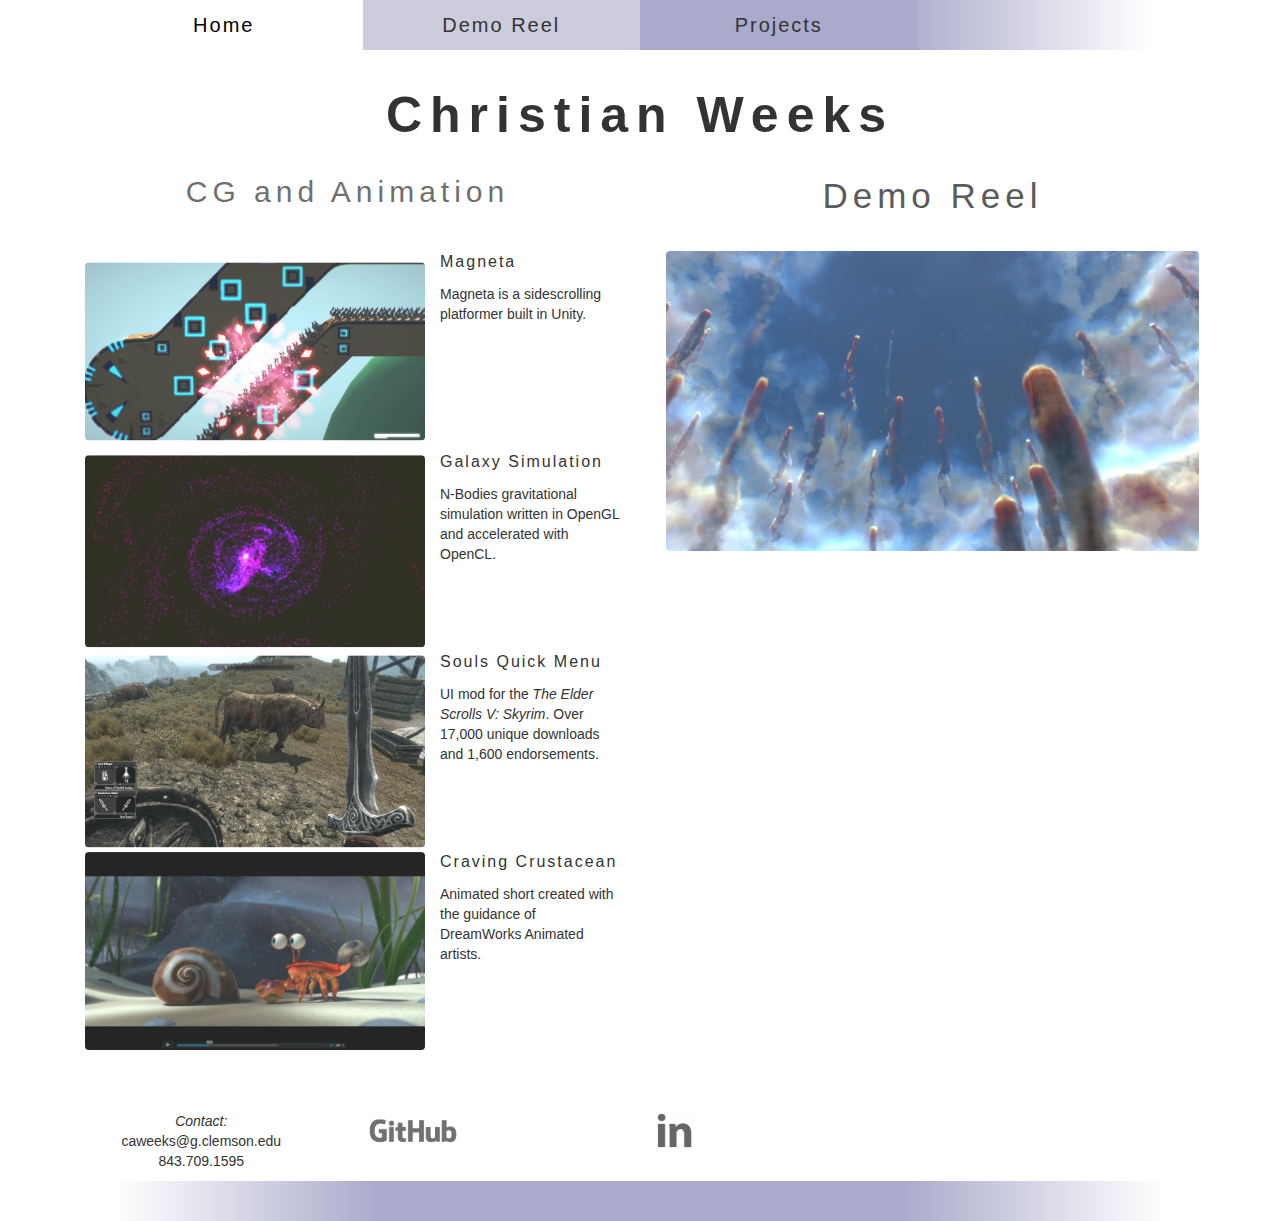
<file: index.html>
<!DOCTYPE html>
<!--[if lt IE 7]>      <html class="no-js lt-ie9 lt-ie8 lt-ie7"> <![endif]-->
<!--[if IE 7]>         <html class="no-js lt-ie9 lt-ie8"> <![endif]-->
<!--[if IE 8]>         <html class="no-js lt-ie9"> <![endif]-->
<!--[if gt IE 8]><!--> <html class="no-js"> <!--<![endif]-->
    <head>
        <meta charset="utf-8">
        <meta http-equiv="X-UA-Compatible" content="IE=edge">
        <title>Christian Weeks</title>
        <meta name="description" content="">
        <meta name="viewport" content="width=device-width, initial-scale=1">

        <!-- Place favicon.ico and apple-touch-icon.png in the root directory -->

        <link rel="stylesheet" href="css/normalize.css">
        <link rel="stylesheet" href="css/main.css">
		<link rel="stylesheet" href="css/bootstrap.min.css">
		<script src="js/vendor/jquery-1.10.2.min.js"></script>
        <script src="js/vendor/modernizr-2.6.2.min.js"></script>
		<script src="js/bootstrap.min.js"></script>
    </head>
    <body id="bootstrapOverride">
        <!--[if lt IE 7]>
            <p class="browsehappy">You are using an <strong>outdated</strong> browser. Please <a href="http://browsehappy.com/">upgrade your browser</a> to improve your experience.</p>
        <![endif]-->

        <!-- Add your site or application content here -->
		<!-- Primary Title -->
		<div class="container-fluid">
			<div class=" repeatBorder" role="navigation">
			  <div class="container">
			    <div class="navbar-collapse collapse">
			      <ul class="headerWidth nav navbar-nav navFont">
					<li class="navWidth active darkActive"><a href="index.html" style="color:black">Home</a></li>
					<li class="navWidth navFont steel2"><a href="demoReel.html"class="navFont">Demo Reel</a></li>
					<li class="navWidth navFont steel1"><a href="code.html" class="navFont">Projects</a></li>
			      </ul>
			    </div>
			  </div>
			</div>
		</div>

		<div class="container" style="margin-top: 10px; margin-bottom: 20px">
			<div align="center" class="mainTitle">
				Christian Weeks
			</div>
			<div class="row">
	<!--			<p> <span class="aboutFont">I'm a graduate student in Clemson University's Digital Production Arts MFA program.  I graduated <span class="fontBlue highlight">cum laude</span> from Clemson University in 2014 with a degree in <span class="fontRed highlight">computer science</span> and minor in <span class="fontGreen highlight">visual arts</span>.  I'm passionate about anything that combines the arts and the sciences and have built my portfolio around <span class="fontBlue highlight">visualization</span>, <span class="fontYellow"> visual art </span>, and <span class="fontRed highlight">computer graphics</span>.  Click on any of the images below to view some of my projects or my <a href="demoReel.html"><span class="fontGreen highlight">Demo Reel</span></a>.</span></p>	
	--!>		</div>
			<div class="row">
				<div class="col-lg-6 sectionTitle" align="center">
					<a href="code.html">CG and Animation</a>
				</div>
				<div class="col-lg-6 demoReelTitle" align="center">
					<a href="demoReel.html">Demo Reel</a>
				</div>
			</div>
			<div class="row">
				<div class="col-md-12">
					<!-- Grid to display images -->
					<div class="row" style="height: 800px">
						<div class="col-md-6 displayRow" >
							<div class="col-md-8">
								<a href="code.html#magneta">
									<div class="displayCell ">	
										<img src="images/pic5.PNG" class="displayImg"/>
									</div>
								</a>
								<a href="code.html#galaxy">
									<div class="displayCell ">	
										<img src="images/galaxy2.png" class="displayImg"/>
									</div>
								</a>
								<a href="code.html#sqm">
									<div class="displayCell ">	
										<img src="images/SQM1.jpg" class="displayImg"/>
									</div>
								</a>
								<a href="code.html#crustacean">
									<div class="displayCell ">	
										<img src="images/crustacean1.png" class="displayImg"/>
									</div>
								</a>
							</div>
							<div class="col-md-4" style="padding-left: 0px; padding-right: 5px">
								<div class="displayCaption">
									<p class="captionTitle"><a href="code.html#magneta">Magneta</a></p>
									<p>Magneta is a sidescrolling platformer built in Unity.</p>
								</div>
								<div class="displayCaption">
									<p class="captionTitle"><a href="code.html#galaxy">Galaxy Simulation</a></p>
									<p>N-Bodies gravitational simulation written in OpenGL and accelerated with  OpenCL.</p>
								</div>
								<div class="displayCaption">
									<p class="captionTitle"><a href="code.html#sqm">Souls Quick Menu</a></p>
									<p>UI mod for the <i>The Elder Scrolls V: Skyrim</i>. Over 17,000 unique downloads and 1,600 endorsements.								</div>
								<div class="displayCaption">
									<p class="captionTitle"><a href="code.html#crustacean">Craving Crustacean</a></p>
									<p>Animated short created with the guidance of DreamWorks Animated artists.</p>
								</div>
							</div>
						</div>
						<div class="col-md-6 displayRow" >
							<a href="demoReel.html">
								<div class="displayVidCell">	
									<img src="images/godsEye_shot3.png" class="displayImg" />
								</div>
							</a>
						</div>
					</div>
					<!--<div class="row">
						<div class="col-md-4 displayRow " >
							<a href="art.html">
								<div class="displayCell ">	
									<img src="images/FutureCity.gif" class="displayImg"/>
								</div>
							</a>
						</div>
						<div class="col-md-4 displayRow" >
							<a href="demoReel.html">
								<div class="displayCell ">	
									<img src="images/model2.png" class="displayImg"/>
								</div>
							</a>
						</div>
						<div class="col-md-4 displayRow" >
							<a href="art.html#still">
								<div class="displayCell ">	
									<img src="images/StillLife3.gif" class="displayImg"/>
								</div>
							</a>
						</div>
					</div>
					<div class="row">
						<div class="col-md-4 displayRow" >
							<a href="art.html#other">
								<div class="displayCell ">	
									<img src="images/ref1.png" class="displayImg"/>
								</div>
							</a>
						</div>
						<div class="col-md-4 displayRow" >
							<a href="code.html#ray">
								<div class="displayCell ">	
									<img src="images/rayTracer1.jpeg" class="displayImg" />
								</div>
							</a>
						</div>
						<div class="col-md-4 displayRow" >
							<a href="code.html#vis">
								<div class="displayCell ">	
									<img src="images/dpaview3.png" class="displayImg"/>
								</div>
							</a>
						</div>
					</div>--!>	
				</div>
			</div>
		</div>

        <script>window.jQuery || document.write('<script src="js/vendor/jquery-1.10.2.min.js"><\/script>')</script>
        <script src="js/plugins.js"></script>
        <script src="js/main.js"></script>

		<footer>
			<div class="container" style="padding-top: 40px;padding-bottom: 10px;">
				<div class="row"> 
					<div class="col-md-3" align="center"><i>Contact:</i><br/>caweeks@g.clemson.edu<br/>843.709.1595</div>
					<div class="col-md-3"><a href="https://github.com/ChristianWeeks"><img src="images/GitHub_Logo.png" class="gitLogo"/></div>
					<div class="col-md-3"><a href="https://www.linkedin.com/pub/christian-weeks/47/921/365/en"><img src="images/LinkedIn_Logo.jpg" class="LILogo"/></div>
				</div>
			</div>
			<div class="container-fluid ">
				<div class="row repeatBorder" style="height: 40px"></div>
			</div>
		</footer>
    </body>
</html>
</file>
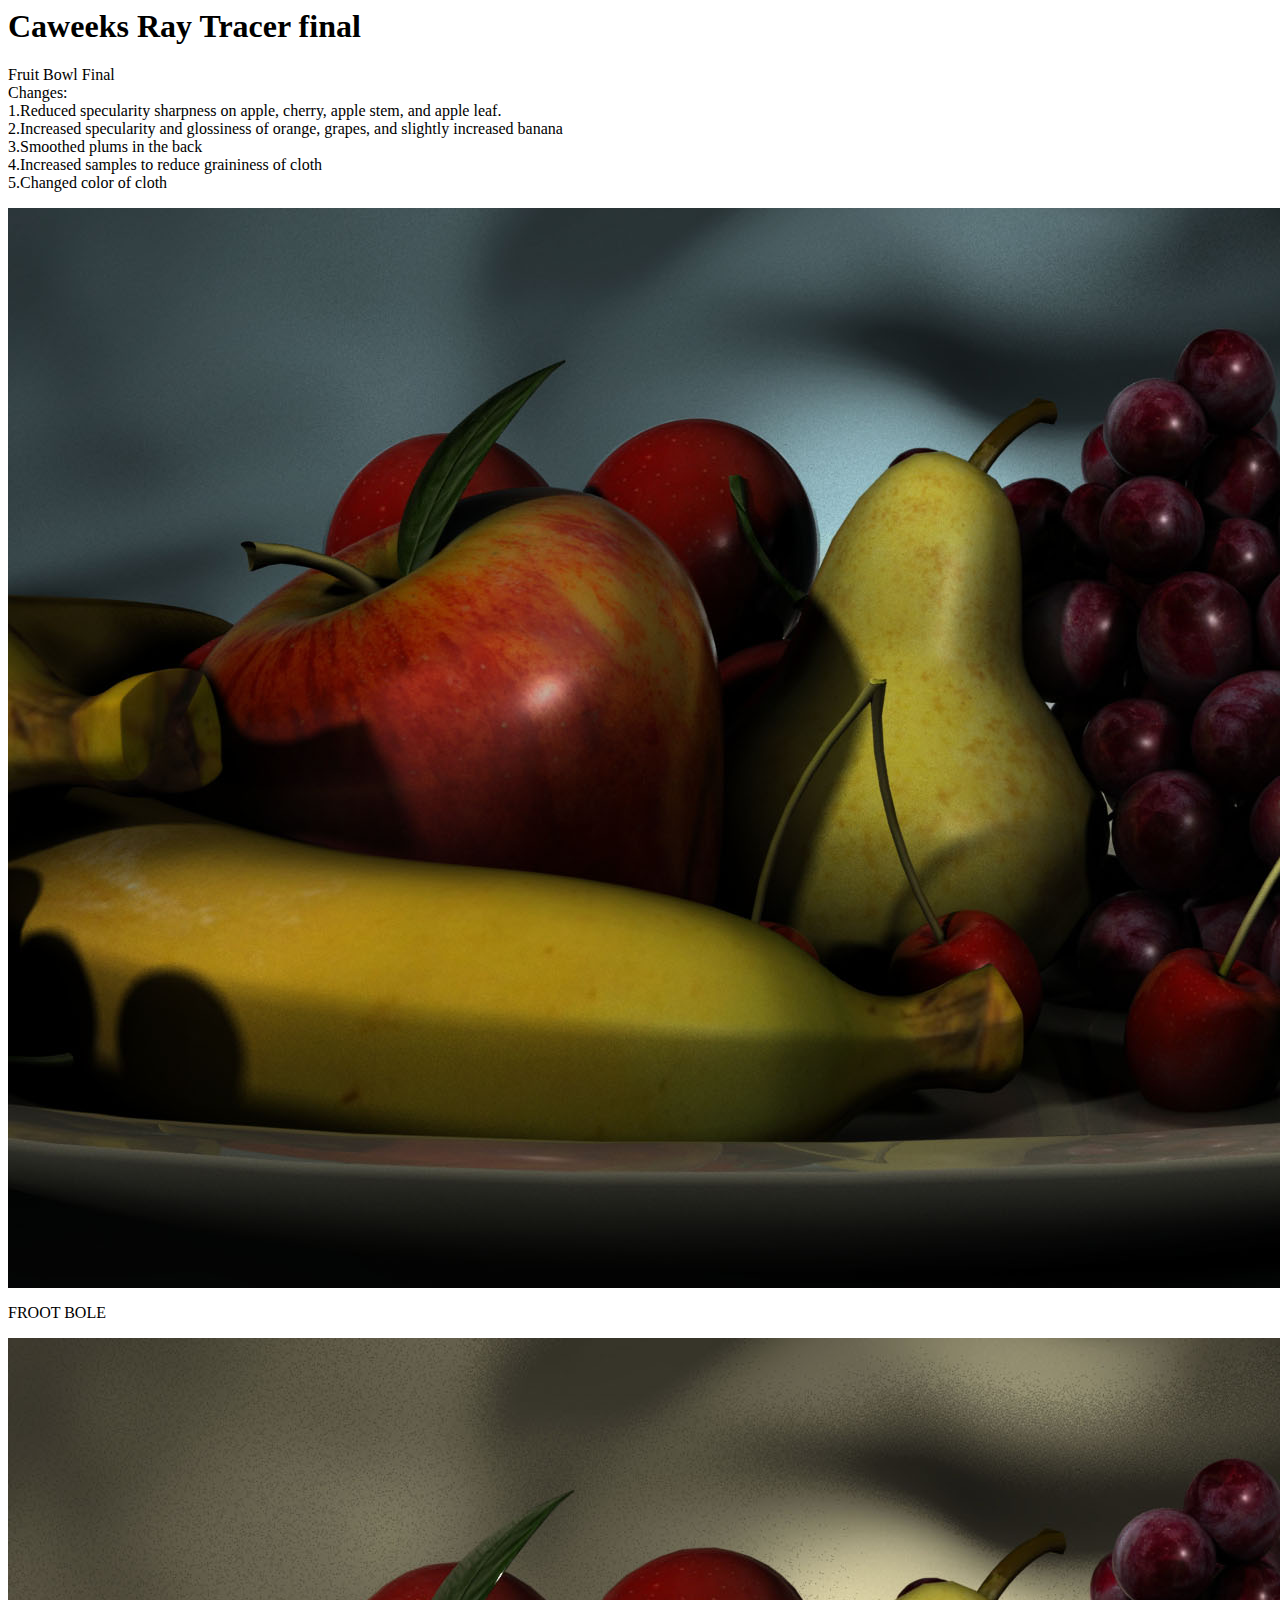
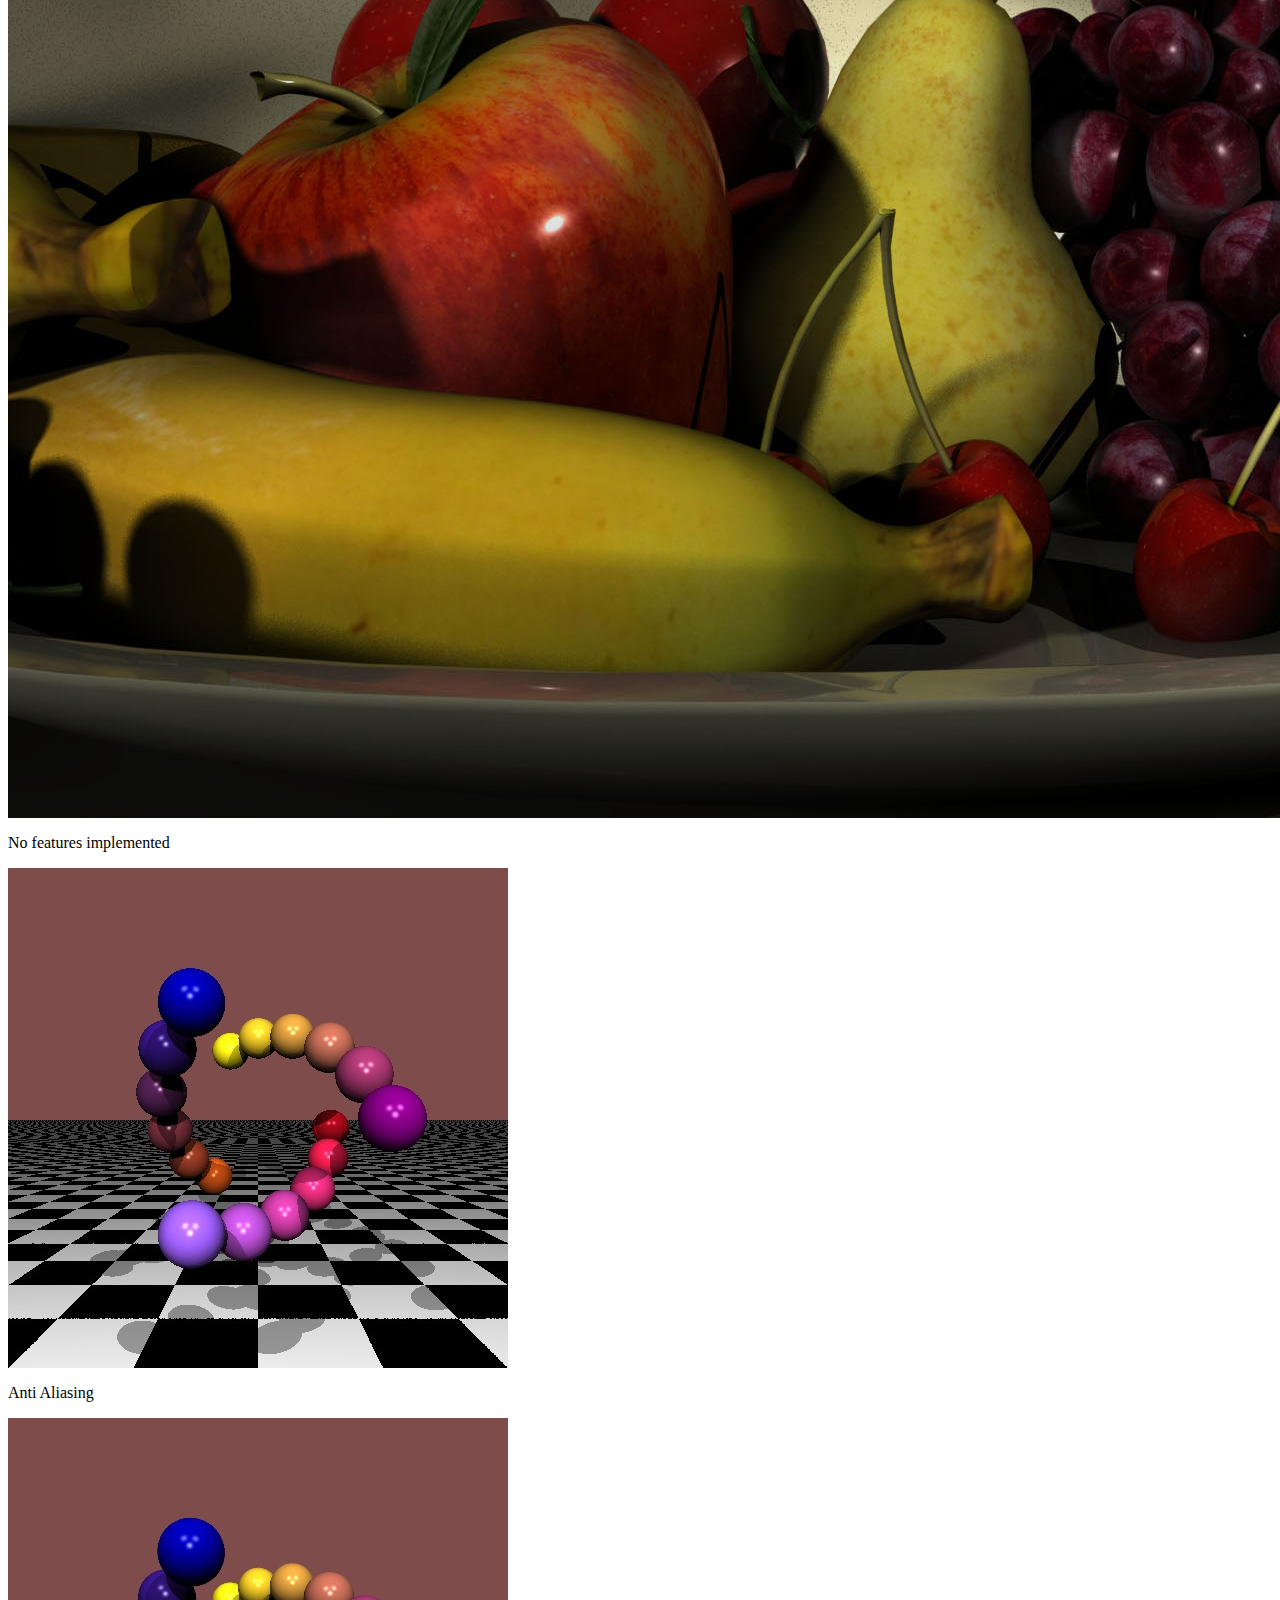
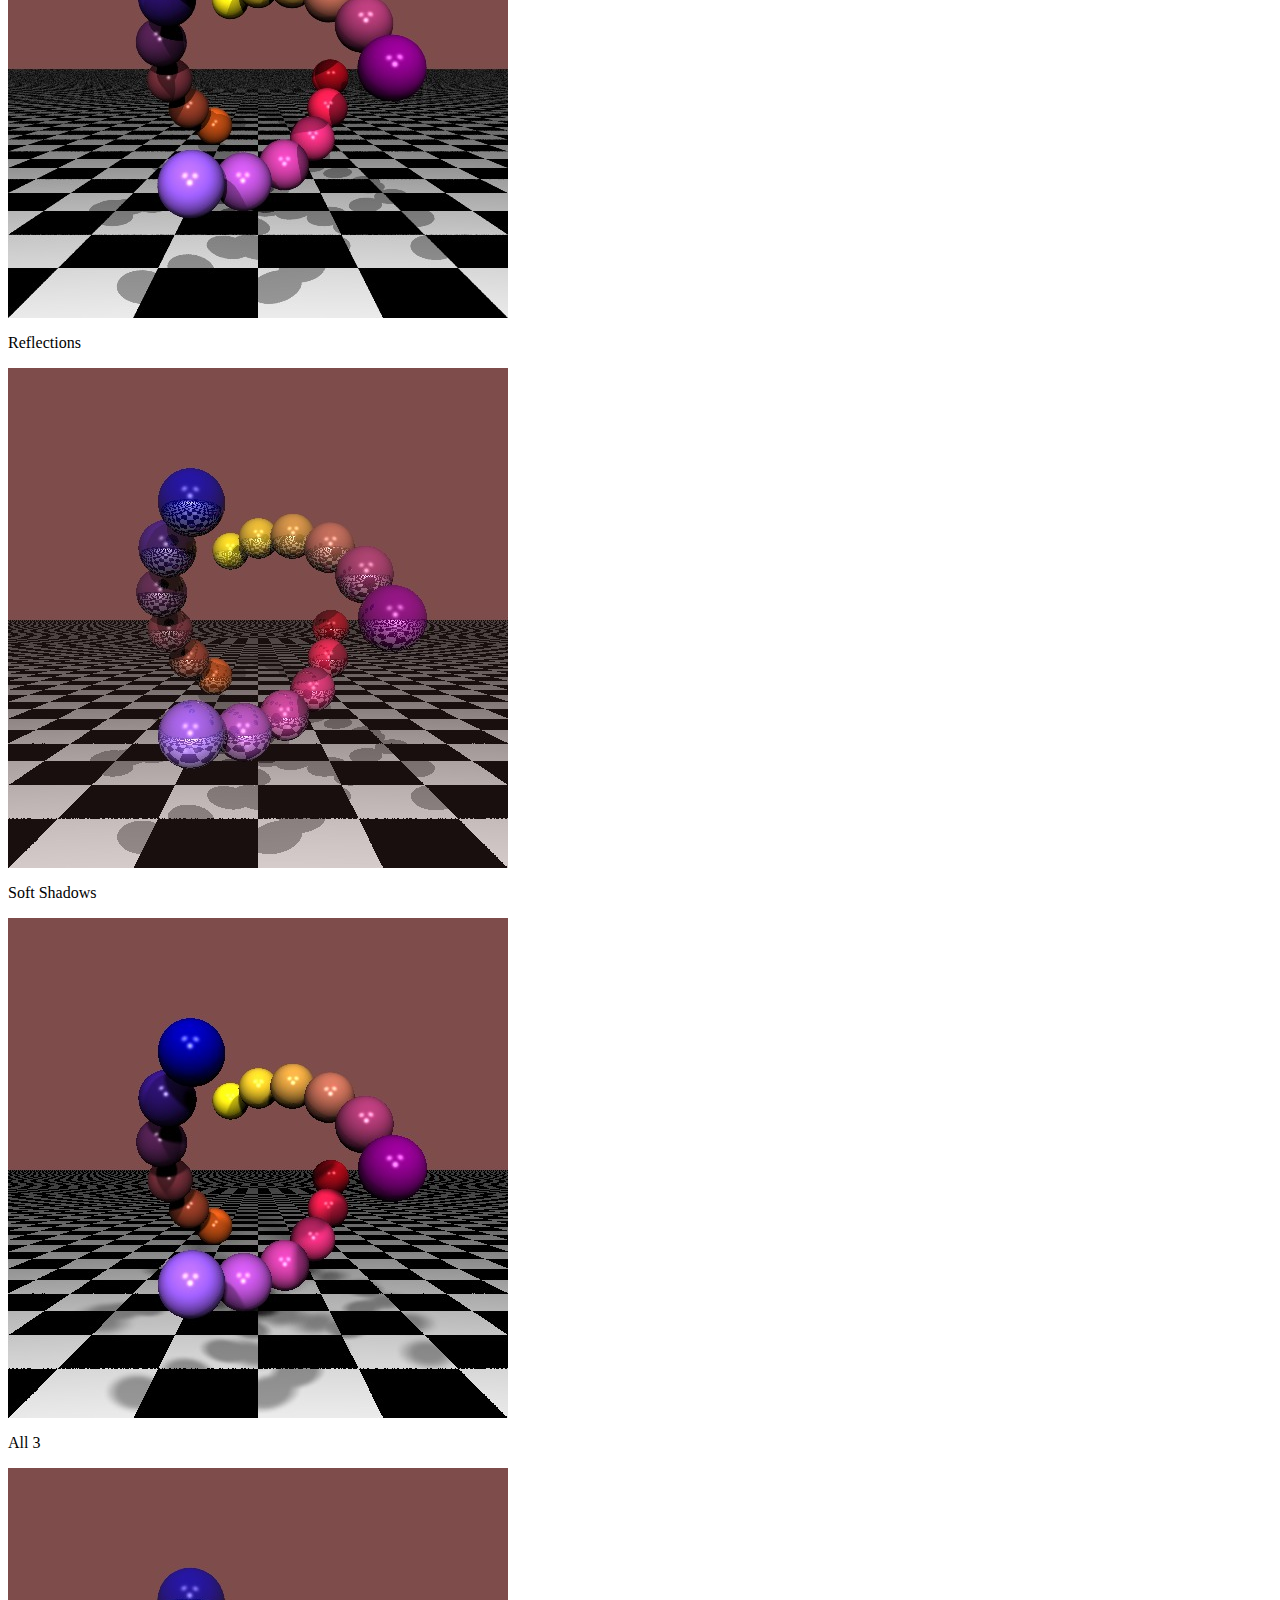
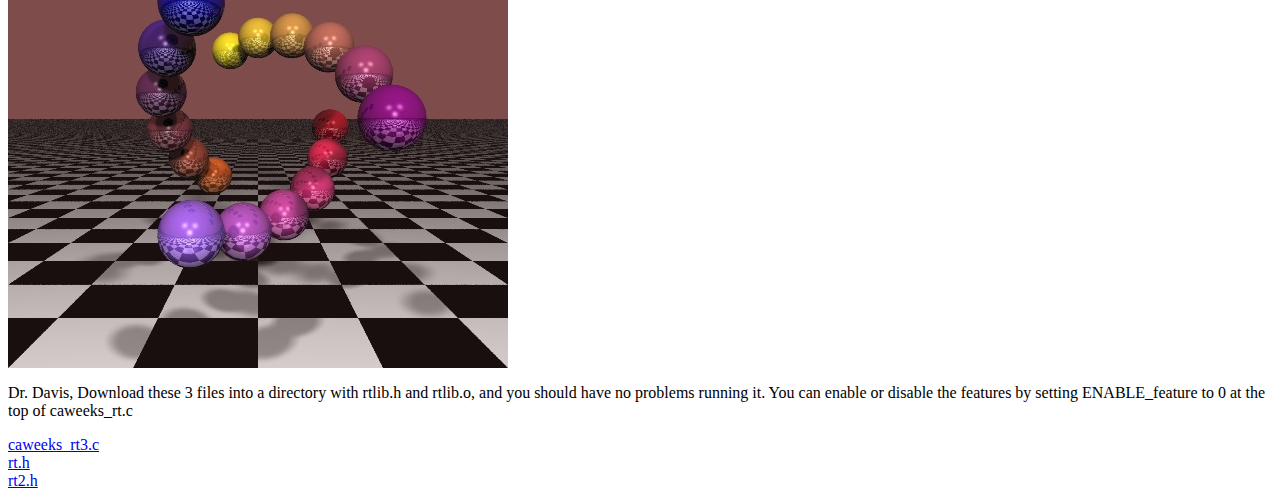
<file: cpsc809/index.html>
<html>
	<head>
		<h1> Caweeks Ray Tracer final </h1>
	</head>
	<body>
		<p>Fruit Bowl Final<br />
		Changes: <br/>1.Reduced specularity sharpness on apple, cherry, apple stem, and apple leaf.<br/>
		2.Increased specularity and glossiness of orange, grapes, and slightly increased banana<br/>
		3.Smoothed plums in the back<br/>
		4.Increased samples to reduce graininess of cloth<br/>
		5.Changed color of cloth</p>
		<img src="caweeks_render_pass2.jpg"></img>
		<p>FROOT BOLE</p>
		<img src="caweeks_render_mult.jpg"></img>
		<p>No features implemented</p>
		<img src="no_features.jpg"></img>
		<p>Anti Aliasing</p>
		<img src="antialiasing.jpg"></img>
		<p>Reflections</p>
		<img src="reflections.jpg"></img>
		<p>Soft Shadows</p>
		<img src="softshadows.jpg"></img>
		<p>All 3</p>
		<img src="all3.jpg"></img>
		<p>Dr. Davis, Download these 3 files into a directory with rtlib.h and rtlib.o, and you should have no problems running it.  You can enable or disable the features by setting ENABLE_feature to 0 at the top of caweeks_rt.c</p>
		<a href="caweeks_rt3.c"> caweeks_rt3.c </a><br/>
		<a href="rt.h">rt.h</a><br/>
		<a href="rt2.h">rt2.h</a><br/>
	</body>
</html>
</file>
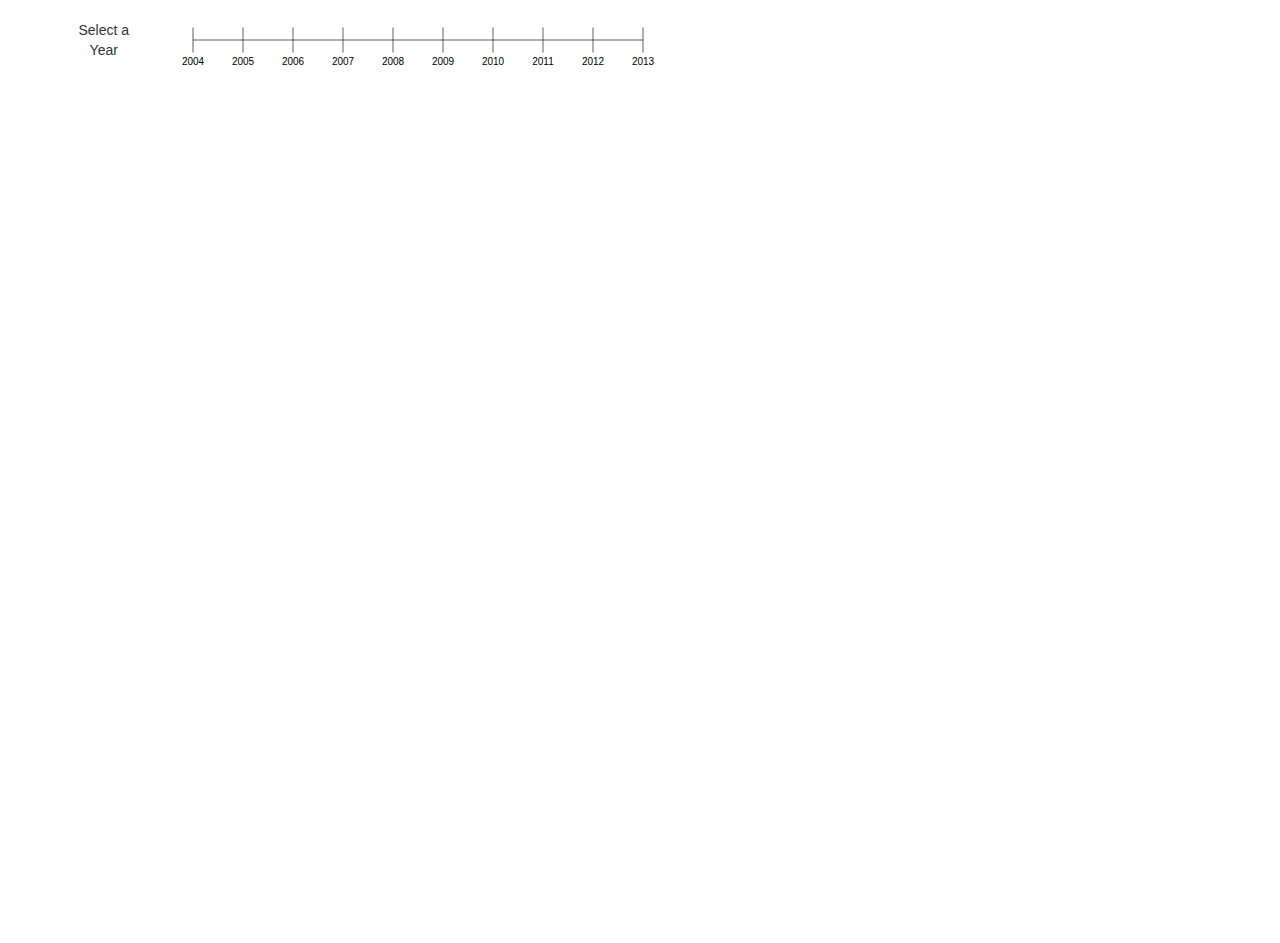
<file: politics/index.html>
<!DOCTYPE html>
<html>
	<head>
		<meta charset="utf-8">
		<script src="js/dependencies/d3.v3.js"></script>
		<script src="js/dependencies/jquery-1.11.2.min.js"></script>
		<script src="js/dependencies/bootstrap.min.js"></script>
		<script src="js/dependencies/plugins.js"></script>
		<script src="js/util.js"></script>
		<script src="js/graphObject.js"></script>
		<script src="js/scatterPlot.js"></script>
		<script src="js/barGraph.js"></script>
		<script src="js/timeline.js"></script>
		<title>Speech Visualization - Draft</title>
		<link rel="stylesheet" href="css/main.css">
		<link rel="stylesheet" href="css/bootstrap.min.css">
	</head>
	<body>
		<div class="container">
			<div class="row">
				<div class="col-md-1" align="center" style="display:table; height:80px"><span style="vertical-align:middle; display: table-cell">Select a Year</span></div>
				<div class="col-md-8">
					<div align="left" id="topButtonsBar"></div>
				</div>
				<div class="col-md-3"></div>
			</div>

			<div class="row">
				<div class="col-md-9">
					<div align="left" id="barCanvas">
					</div>
					<div align="left" id="scatterCanvas">
					</div>
				</div>
				<div class="col-md-3" id="sideBar">
					<div class="row" id="sideBar1" align="center">
					</div>
					<div class="row" id="sideBar2">
					</div>
				</div>
			</div>
		</div>
		<script src="js/controller.js"></script>
	</body>
</html>
</file>
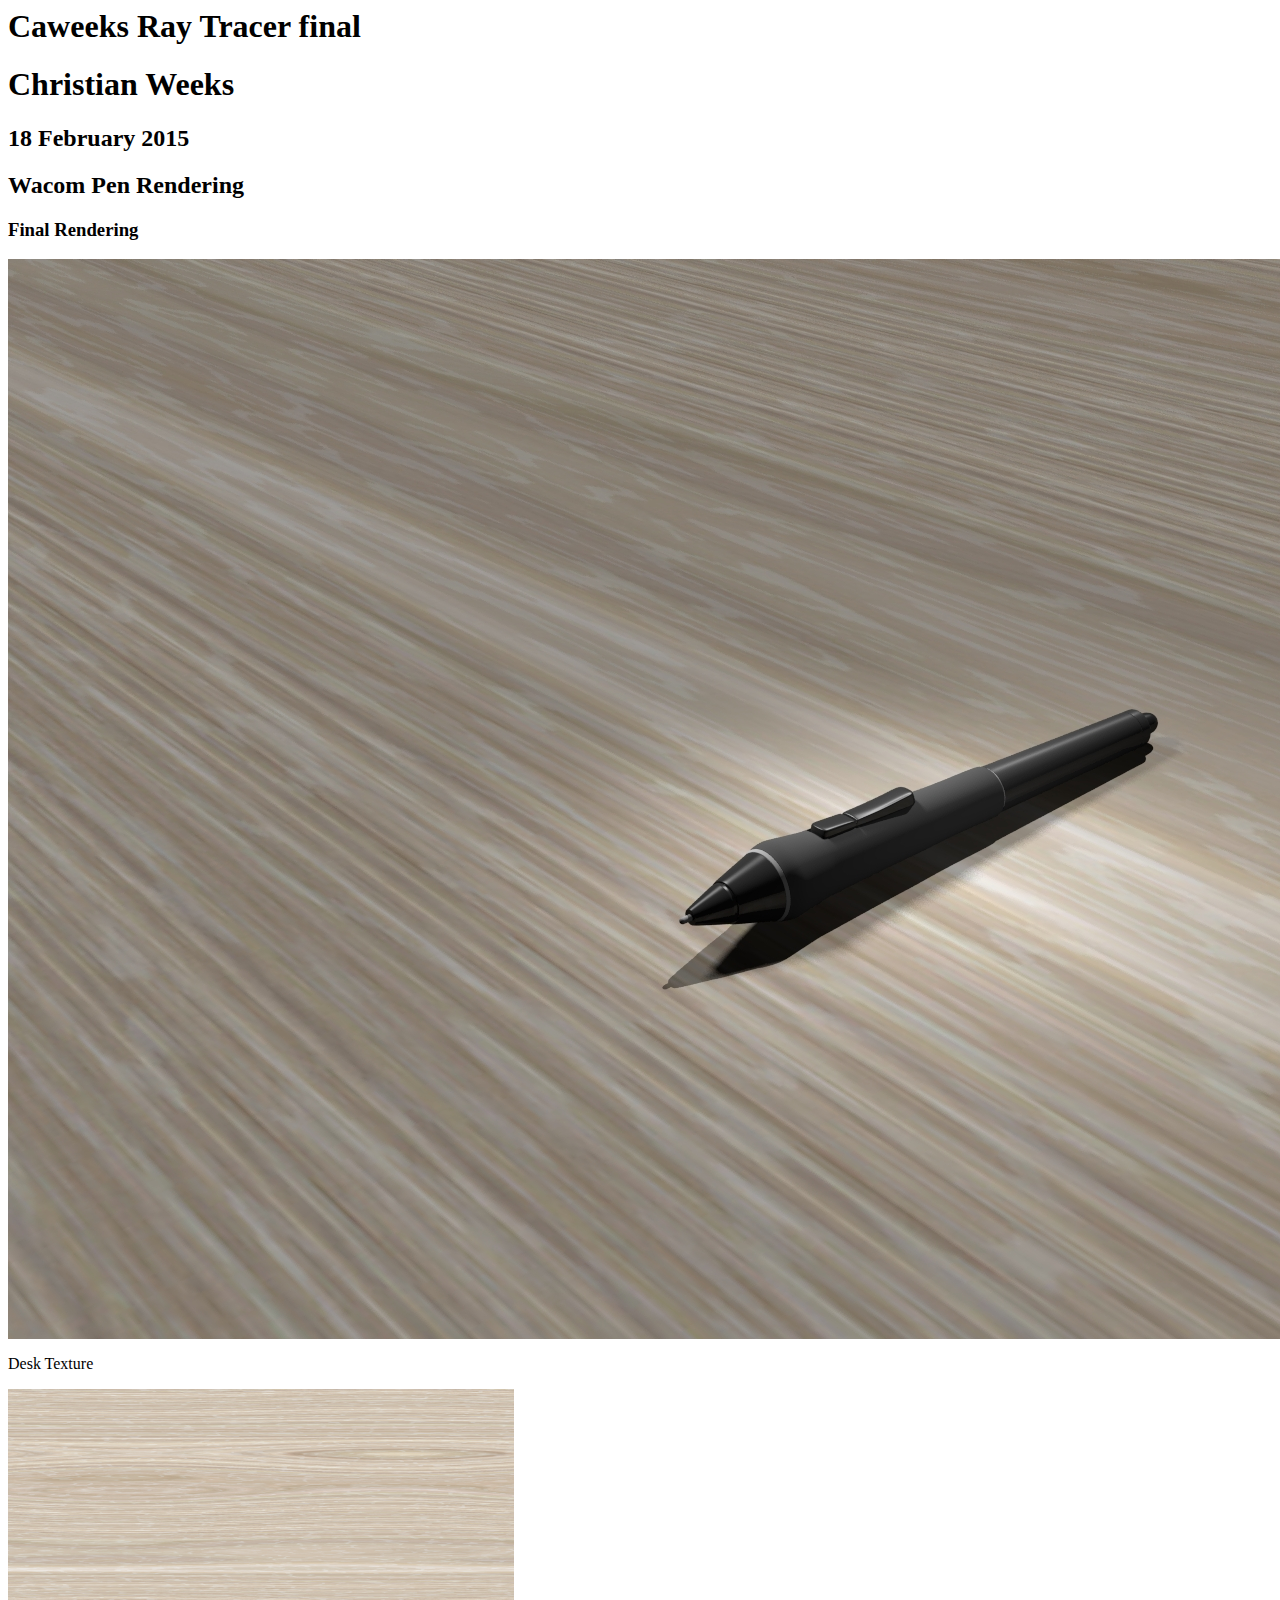
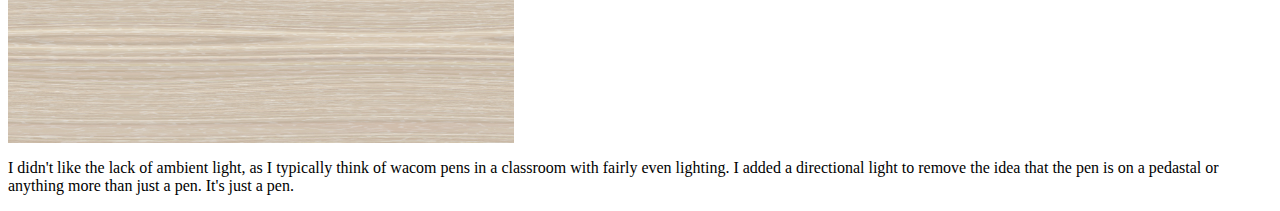
<file: cpsc809/wacomPen/index.html>
<html>
	<head>
		<h1> Caweeks Ray Tracer final </h1>
	</head>
	<body>
		<h1>Christian Weeks</h1>
		<h2>18 February 2015</h2>
		<h2>Wacom Pen Rendering</h2>	
		<h3>Final Rendering</h3>
		<img src="caweeks_wacom_pen.jpg"></img>
		<p>Desk Texture</p>
		<img src="WoodFine0023_L.jpg" style="width: 40%; height: 40%"></img>
		<p>I didn't like the lack of ambient light, as I typically think of wacom pens in a classroom with fairly even lighting.  I added a directional light to remove the idea that the pen is on a pedastal or anything more than just a pen.  It's just a pen.</p>
	</body>
</html>
</file>
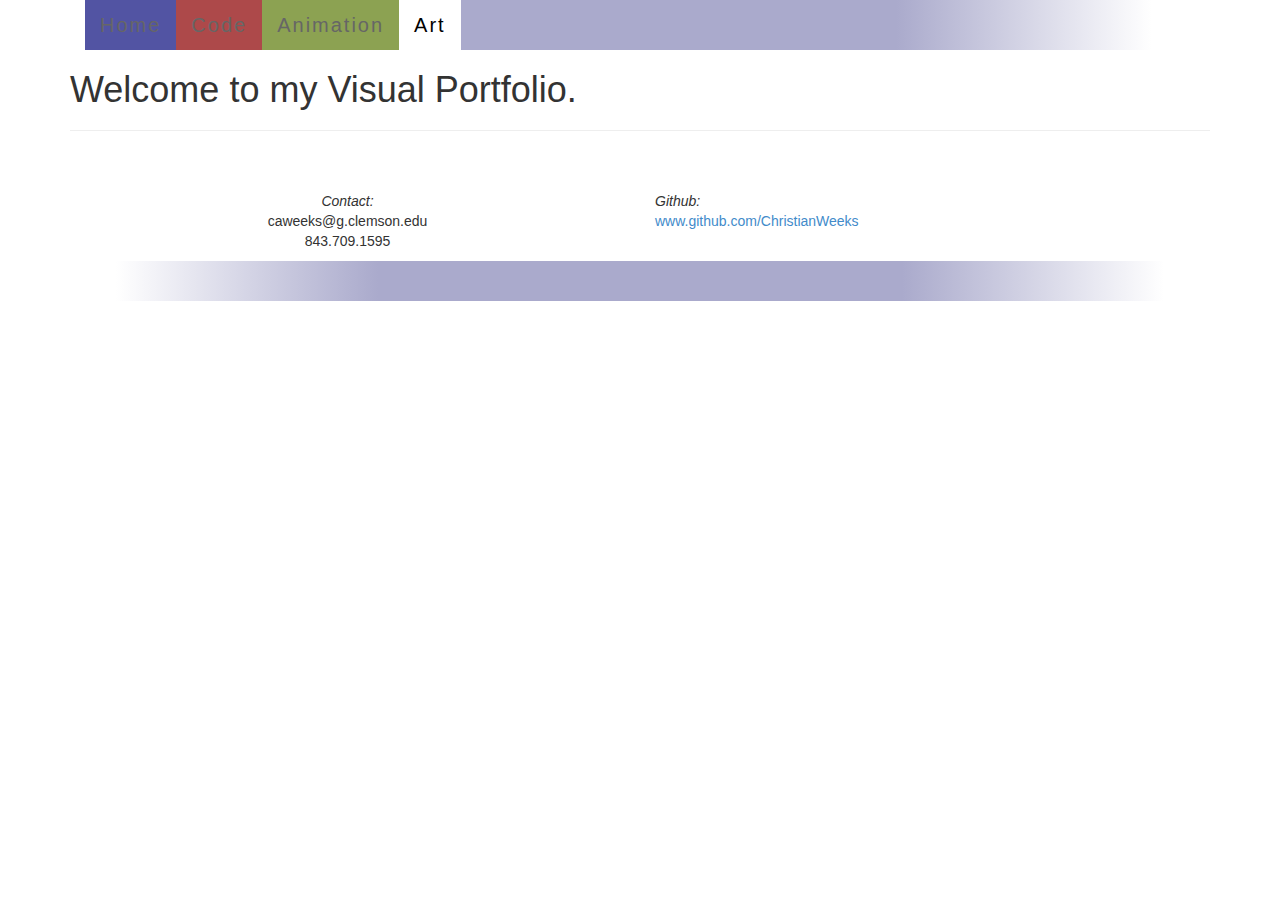
<file: animation.html>
<!DOCTYPE html>
<!--[if lt IE 7]>      <html class="no-js lt-ie9 lt-ie8 lt-ie7"> <![endif]-->
<!--[if IE 7]>         <html class="no-js lt-ie9 lt-ie8"> <![endif]-->
<!--[if IE 8]>         <html class="no-js lt-ie9"> <![endif]-->
<!--[if gt IE 8]><!--> <html class="no-js"> <!--<![endif]-->
    <head>
        <meta charset="utf-8">
        <meta http-equiv="X-UA-Compatible" content="IE=edge">
        <title>Christian Weeks</title>
        <meta name="description" content="">
        <meta name="viewport" content="width=device-width, initial-scale=1">

        <!-- Place favicon.ico and apple-touch-icon.png in the root directory -->

        <link rel="stylesheet" href="css/normalize.css">
        <link rel="stylesheet" href="css/main.css">
		<link rel="stylesheet" href="css/bootstrap.min.css">
		<link rel="stylesheet" type="text/css" href="highslide/highslide.css" />
		<script src="js/vendor/jquery-1.10.2.min.js"></script>
		<script type="text/javascript" src="highslide/highslide-with-gallery.js"></script>
		<script src="js/vendor/modernizr-2.6.2.min.js"></script>
		<script src="js/bootstrap.min.js"></script>
		<script type="text/javascript">
			hs.graphicsDir = 'highslide/graphics/';
			hs.align = 'center';
			hs.transitions = ['expand', 'crossfade'];
			hs.outlineType = 'rounded-white';
			hs.fadeInOut = true;
			//hs.dimmingOpacity = 0.75;

			// Add the controlbar
			hs.addSlideshow({
				//slideshowGroup: 'group1',
				interval: 5000,
				repeat: false,
				useControls: true,
				fixedControls: 'fit',
				overlayOptions: {
					opacity: 0.75,
					position: 'bottom center',
					hideOnMouseOut: true
				}
			});
		</script>
    </head>
    <body>
        <!--[if lt IE 7]>
            <p class="browsehappy">You are using an <strong>outdated</strong> browser. Please <a href="http://browsehappy.com/">upgrade your browser</a> to improve your experience.</p>
        <![endif]-->

        <!-- Add your site or application content here -->
		<!-- Primary Title -->
	<div class="container-fluid">
		<div class=" repeatBorder" role="navigation">
		  <div class="container">
		    <div class="navbar-collapse collapse">
		      <ul class="nav navbar-nav navFont">
				<li class="darkBlue"><a href="index.html" class="navFont">Home</a></li>
				<li class="darkRed"><a href="code.html" class="navFont">Code</a></li>
				<li class="darkGreen"><a href="animation.html"class="navFont">Animation</a></li>
				<li class="active darkYellow darkActive"><a href="art.html"style="color: black">Art</a></li>
		      </ul>
		    </div>
		  </div>
		</div>
	</div>
	  <div class="container">
	   <h1>Welcome to my Visual Portfolio.</h1>
	   <hr class="featurette-divider">
	</div>


        <script>window.jQuery || document.write('<script src="js/vendor/jquery-1.10.2.min.js"><\/script>')</script>
        <script src="js/plugins.js"></script>
        <script src="js/main.js"></script>

		<footer>
			<div class="container" style="padding-top: 40px;padding-bottom: 10px;">
				<div class="row"> 
					<div class="col-md-6" align="center"><i>Contact:</i><br/>caweeks@g.clemson.edu<br/>843.709.1595</div>
					<div class="col-md-6" align-"center"><i>Github:</i><br/><a href="https://github.com/ChristianWeeks">www.github.com/ChristianWeeks</a></div>
				</div>
			</div>
			<div class="container-fluid ">
				<div class="row repeatBorder" style="height: 40px"></div>
			</div>
		</footer>
    </body>
</html>
</file>
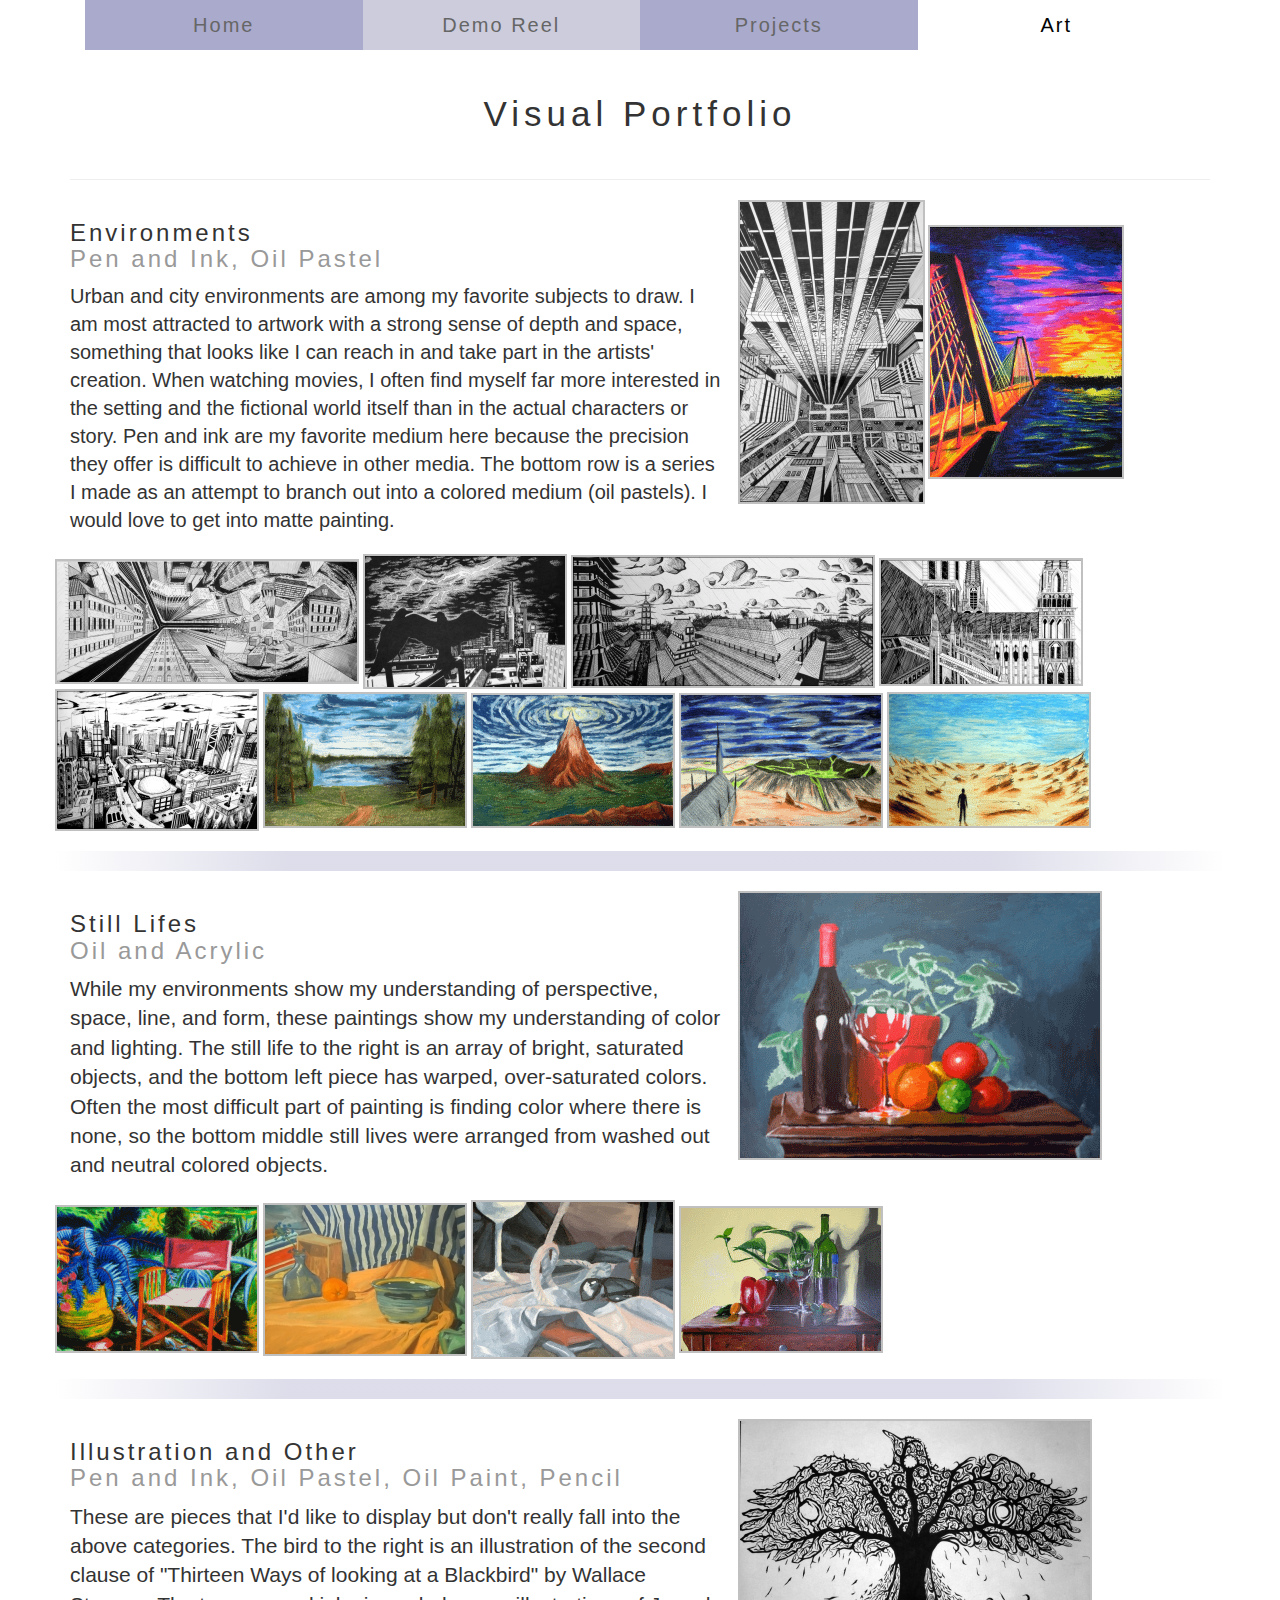
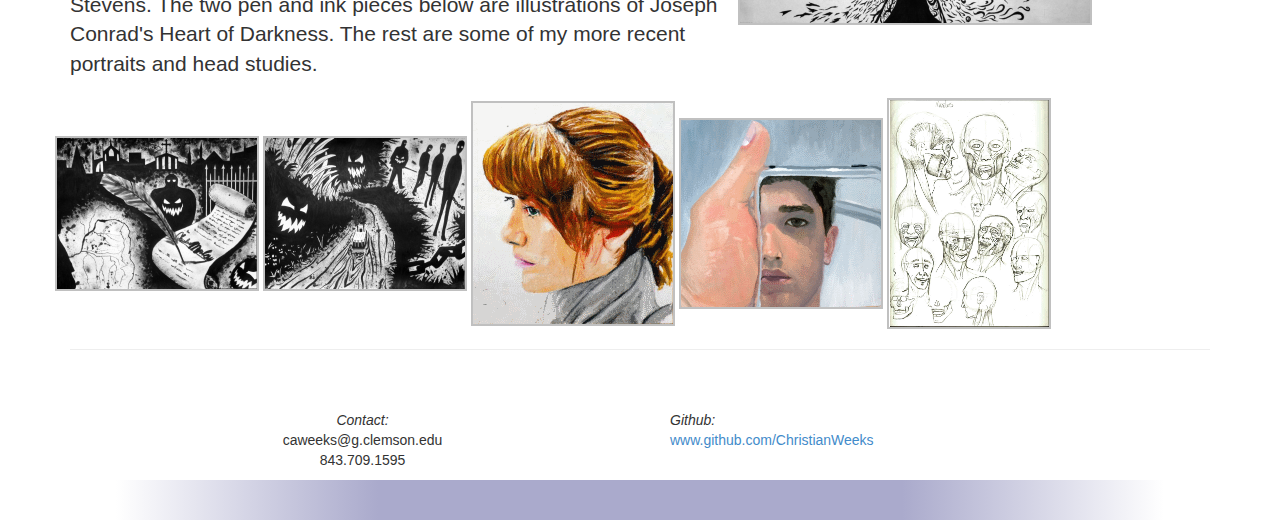
<file: art.html>
<!DOCTYPE html>
<!--[if lt IE 7]>      <html class="no-js lt-ie9 lt-ie8 lt-ie7"> <![endif]-->
<!--[if IE 7]>         <html class="no-js lt-ie9 lt-ie8"> <![endif]-->
<!--[if IE 8]>         <html class="no-js lt-ie9"> <![endif]-->
<!--[if gt IE 8]><!--> <html class="no-js"> <!--<![endif]-->
    <head>
        <meta charset="utf-8">
        <meta http-equiv="X-UA-Compatible" content="IE=edge">
        <title>Christian Weeks</title>
        <meta name="description" content="">
        <meta name="viewport" content="width=device-width, initial-scale=1">

        <!-- Place favicon.ico and apple-touch-icon.png in the root directory -->

        <link rel="stylesheet" href="css/normalize.css">
        <link rel="stylesheet" href="css/main.css">
	<link rel="stylesheet" href="css/bootstrap.min.css">
	<link rel="stylesheet" type="text/css" href="highslide/highslide.css" />
	<script src="js/vendor/jquery-1.10.2.min.js"></script>
	<script type="text/javascript" src="highslide/highslide-with-gallery.js"></script>
    <script src="js/vendor/modernizr-2.6.2.min.js"></script>
	<script src="js/bootstrap.min.js"></script>
	<script type="text/javascript">
		hs.graphicsDir = 'highslide/graphics/';
		hs.align = 'center';
		hs.transitions = ['expand', 'crossfade'];
		hs.outlineType = 'rounded-white';
		hs.fadeInOut = true;
		//hs.dimmingOpacity = 0.75;

		// Add the controlbar
		hs.addSlideshow({
			//slideshowGroup: 'group1',
			interval: 5000,
			repeat: false,
			useControls: true,
			fixedControls: 'fit',
			overlayOptions: {
				opacity: 0.75,
				position: 'bottom center',
				hideOnMouseOut: true
			}
		});
	</script>
    </head>
    <body>
        <!--[if lt IE 7]>
            <p class="browsehappy">You are using an <strong>outdated</strong> browser. Please <a href="http://browsehappy.com/">upgrade your browser</a> to improve your experience.</p>
        <![endif]-->

        <!-- Add your site or application content here -->
		<!-- Primary Title -->
	<div class="container-fluid">
		<div class=" repeatBorder" role="navigation">
		  <div class="container">
			<div class="navbar-collapse collapse">
			  <ul class="headerWidth nav navbar-nav navFont">
				<li class="navWidth navFont steel1"><a href="index.html" class="navFont">Home</a></li>
				<li class="navWidth navFont steel2"><a href="demoReel.html"class="navFont">Demo Reel</a></li>
				<li class="navWidth navFont steel1"><a href="code.html" class="navFont">Projects</a></li>
				<li class="navWidth active darkActive"><a href="art.html" style="color:black">Art</a></li>
			  </ul>
			</div>
		  </div>
		</div>
	</div>
	  <div class="container">
	   <h1 class="codeTitle">Visual Portfolio</h1>
	   <hr class="featurette-divider">

      <div class="row featurette">
        <div class="col-md-7">
          <h2 class="projectTitle">Environments<br /><span class="text-muted">Pen and Ink, Oil Pastel</span></h2>
          <p class="lead" style="font-size: 20px"> Urban and city environments are among my favorite subjects to draw.  I am most attracted to artwork with a strong sense of depth and space, something that
			 looks like I can reach in and take part in the artists' creation.  When watching movies,  I often find myself far more interested in the setting and the fictional world itself than in the actual
			characters or story. Pen and ink are my favorite medium here because the precision they offer is difficult to achieve in other media. The bottom row is a series I made as an
			attempt to branch out into a colored medium (oil pastels). I would love to get into matte painting.</p>
        </div>
        <div class="highslide-gallery">
			<a href="images/Skyscraper.gif" class="highslide" onclick="return hs.expand(this)">
				<img src="images/SkyscraperThumb.gif" alt="Blah" title="Click to Enlarge">
			</a>
			<a href="images/CooperBridge.gif" class="highslide" onclick="return hs.expand(this)">
				<img src="images/CooperBridgeThumb.gif" alt="Blah" title="Click to Enlarge">
			</a>

		</div>
	</div>
	<div class="row">
		<div class="highslide-gallery">
			<a href="images/Construction.gif" class="highslide" onclick="return hs.expand(this)">
				<img src="images/ConstructionThumb.gif" alt="Blah" title="Click to Enlarge">
			</a>
			<a href="images/CrowCity.gif" class="highslide" onclick="return hs.expand(this)">
				<img src="images/CrowCityThumb.gif" alt="Blah" title="Click to Enlarge">
			</a>
			<a href="images/OrientArch.gif" class="highslide" onclick="return hs.expand(this)">
				<img src="images/OrientArchThumb.gif" alt="Blah" title="Click to Enlarge">
			</a>
			<a href="images/Cathedral.gif" class="highslide" onclick="return hs.expand(this)">
				<img src="images/CathedralThumb.gif" alt="Blah" title="Click to Enlarge">
			</a>
			
			<a href="images/FutureCity.gif" class="highslide" onclick="return hs.expand(this)">
				<img src="images/FutureCityThumb.gif" alt="Blah" title="Click to Enlarge">
			</a>
			<a href="images/Metaphysics1.gif" class="highslide" onclick="return hs.expand(this)">
				<img src="images/Metaphysics1Thumb.gif" alt="Blah" title="Click to Enlarge">
			</a>
			<a href="images/metaphysics3.gif" class="highslide" onclick="return hs.expand(this)">
				<img src="images/metaphysics3Thumb.gif" alt="Blah" title="Click to Enlarge">
			</a>
			<a href="images/metaphysics4.gif" class="highslide" onclick="return hs.expand(this)">
				<img src="images/metaphysics4Thumb.gif" alt="Blah" title="Click to Enlarge">
			</a>
			<a href="images/metaphysics5.gif" class="highslide" onclick="return hs.expand(this)">
				<img src="images/metaphysics5Thumb.gif" alt="Blah" title="Click to Enlarge">
			</a>
		</div>
      </div>


	  <div class="row repeatBorderSmall" style="height: 20px"></div>
	  <a id="still"></a>
      <div class="row featurette">

        <div class="col-md-7">
          <h2 class="projectTitle">Still Lifes<br /><span class="text-muted">Oil and Acrylic</span></h2>
          <p class="lead">While my environments show my understanding of perspective, space, line, and form, these paintings show my understanding of color and lighting.
		  The still life to the right is an array of bright, saturated objects, and the bottom left piece has warped, over-saturated colors. Often the most difficult part of painting
		  is finding color where there is none, so the bottom middle still lives were arranged from washed out and neutral colored objects.</p>
        </div>
		<div class="highslide-gallery">
			<a href="images/StillLife3.gif" class="highslide" onclick="return hs.expand(this)">
				<img src="images/StillLife3Thumb.gif" alt="Blah" title="Click to Enlarge">
			</a>
		</div>
	  </div>
		<div class="row">
			<div class="highslide-gallery">
				<a href="images/ColorChair.gif" class="highslide" onclick="return hs.expand(this)">
					<img src="images/ColorChairThumb.gif" alt="Blah" title="Click to Enlarge">
				</a>
				<a href="images/OilStillLife1.jpg" class="highslide" onclick="return hs.expand(this)">
					<img src="images/OilStillLife1Thumb.jpg" alt="Blah" title="Click to Enlarge">
				</a>
				<a href="images/OilStillLife2Colorless.jpg" class="highslide" onclick="return hs.expand(this)">
					<img src="images/OilStillLife2ColorlessThumb.gif" alt="Blah" title="Click to Enlarge">
				</a>
				<a href="images/StillLife4.jpg" class="highslide" onclick="return hs.expand(this)">
					<img src="images/StillLife4Thumb.gif" alt="Blah" title="Click to Enlarge">
				</a>
				
			</div>
		</div>
    

	  <div class="row repeatBorderSmall" style="height: 20px"></div>
	  <a id="other"></a>
      <div class="row featurette">
        <div class="col-md-7">
          <h2 class="projectTitle">Illustration and Other<br /><span class="text-muted">Pen and Ink,   Oil Pastel,   Oil Paint,   Pencil</span></h2>
          <p class="lead">These are pieces that I'd like to display but don't really fall into the above categories.  The bird to the right is an illustration of the second clause of "Thirteen Ways of looking at a Blackbird" by Wallace Stevens.
		  The two pen and ink pieces below are illustrations of Joseph Conrad's Heart of Darkness.  The rest are some of my more recent portraits and head studies.</p>
        </div>
		<div class="highslide-gallery">
				<a href="images/blackBird.gif" class="highslide" onclick="return hs.expand(this)">
					<img src="images/blackBirdThumb.gif" alt="Blah" title="Click to Enlarge">
				</a>
		</div>
      </div>
		<div class="row">
			<div class="highslide-gallery">
				<a href="images/HeartOfDarkness1.gif" class="highslide" onclick="return hs.expand(this)">
					<img src="images/HeartOfDarkness1Thumb.gif" alt="Blah" title="Click to Enlarge">
				</a>
				<div class="highslide-caption">Pen and India Ink</div>
				<a href="images/HeartOfDarkness2.gif" class="highslide" onclick="return hs.expand(this)">
					<img src="images/HeartOfDarkness2Thumb.gif" alt="Blah" title="Click to Enlarge">
				</a>
				<div class="highslide-caption">Pen and India Ink</div>
				<a href="images/OilPortrait.gif" class="highslide" onclick="return hs.expand(this)">
					<img src="images/OilPortraitThumb.gif" alt="Blah" title="Click to Enlarge">
				</a>
				<div class="highslide-caption">Oil Pastels</div>
				<a href="images/PortraitforWeb.jpg" class="highslide" onclick="return hs.expand(this)">
					<img src="images/PortraitforWebThumb.gif" alt="Blah" title="Click to Enlarge">
				</a>
				<div class="highslide-caption">Self-Portrait in Oil Paints.  I don't know why I'm not smiling!</div>
				<a href="images/ref1.png" class="highslide" onclick="return hs.expand(this)">
					<img src="images/ref1Thumb.png" alt="Blah" title="Click to Enlarge">
				</a>
				<div class="highslide-caption">Studies from Andrew Loomis' <i>Drawing the Head and Hands</i></div>
				
			</div>
		</div>
      	<hr class="featurette-divider">

        <script>window.jQuery || document.write('<script src="js/vendor/jquery-1.10.2.min.js"><\/script>')</script>
        <script src="js/plugins.js"></script>
        <script src="js/main.js"></script>

		<footer>
			<div class="container" style="padding-top: 40px;padding-bottom: 10px;">
				<div class="row"> 
					<div class="col-md-6" align="center"><i>Contact:</i><br/>caweeks@g.clemson.edu<br/>843.709.1595</div>
					<div class="col-md-6" align-"center"><i>Github:</i><br/><a href="https://github.com/ChristianWeeks">www.github.com/ChristianWeeks</a></div>
				</div>
			</div>
		</div>
		<div class="container-fluid ">
			<div class="row repeatBorder" style="height: 40px"></div>
		</div>
		</footer>
    </body>
</html>
</file>
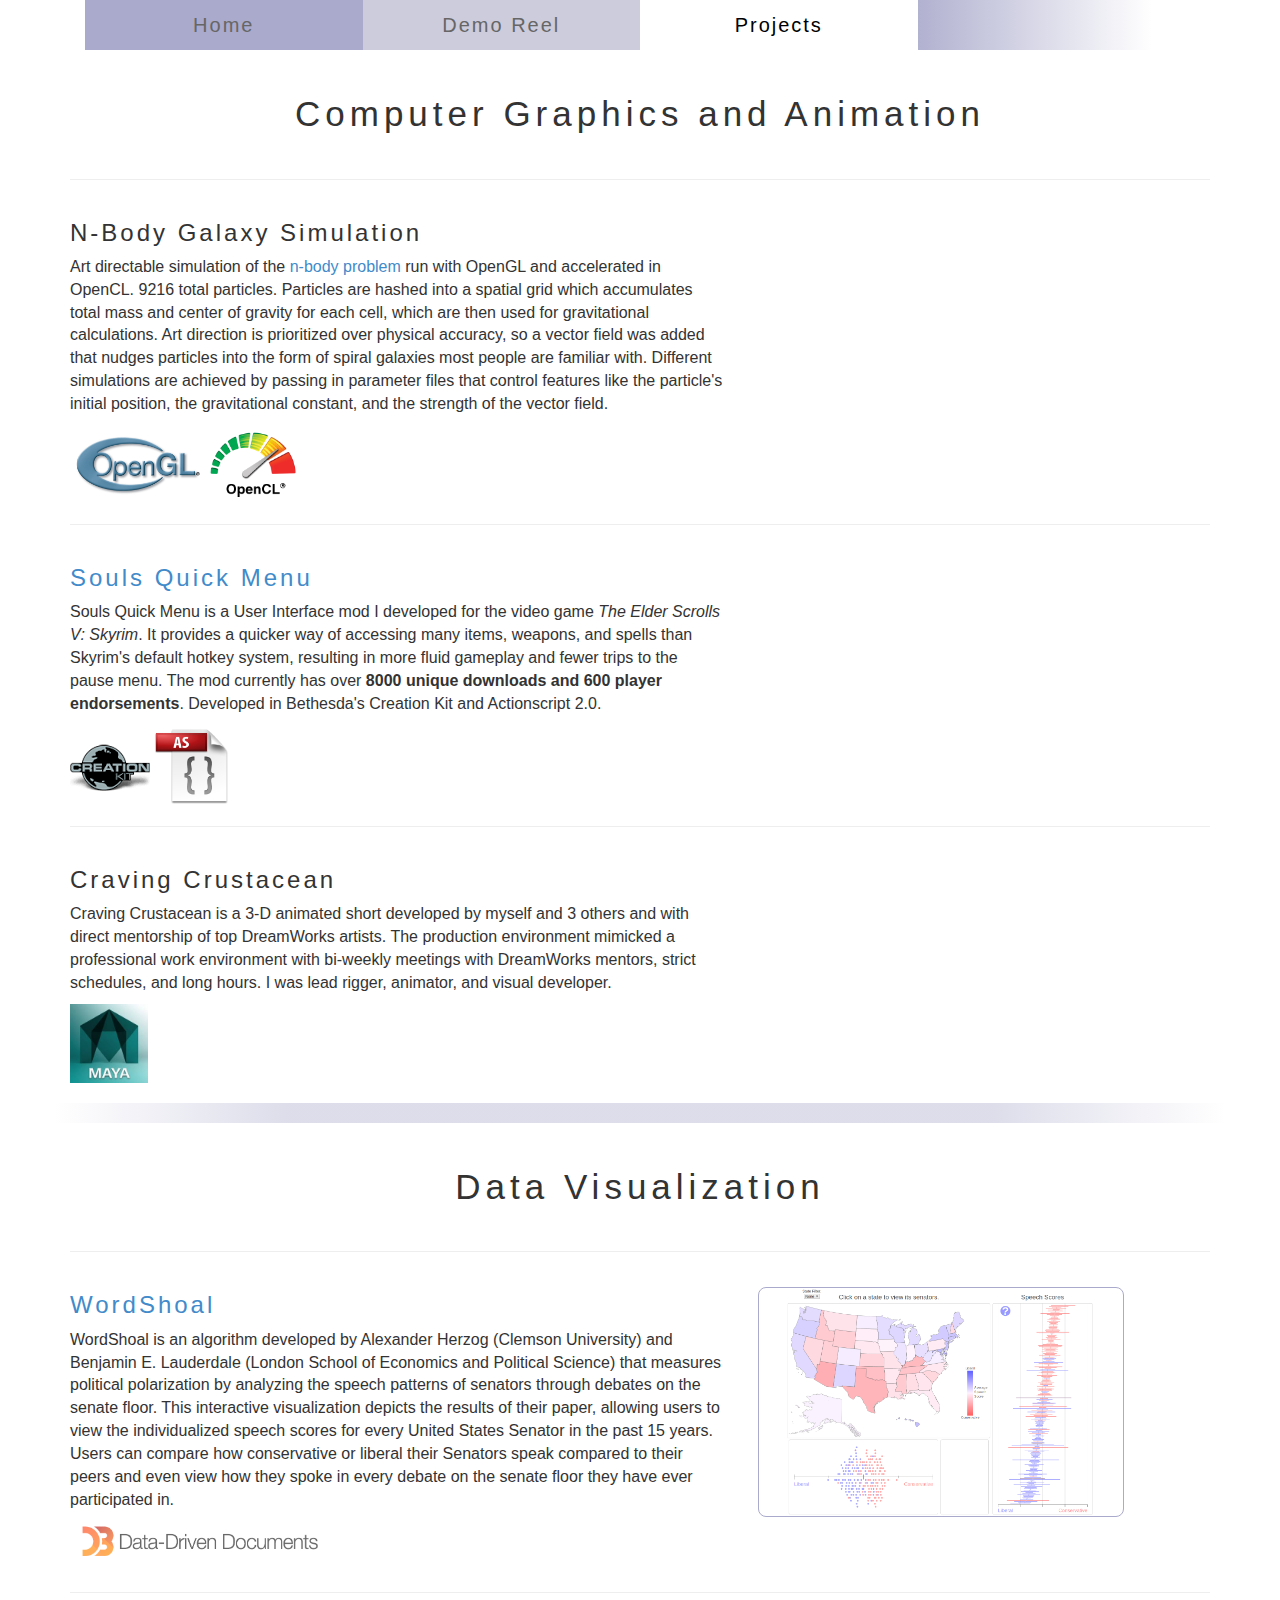
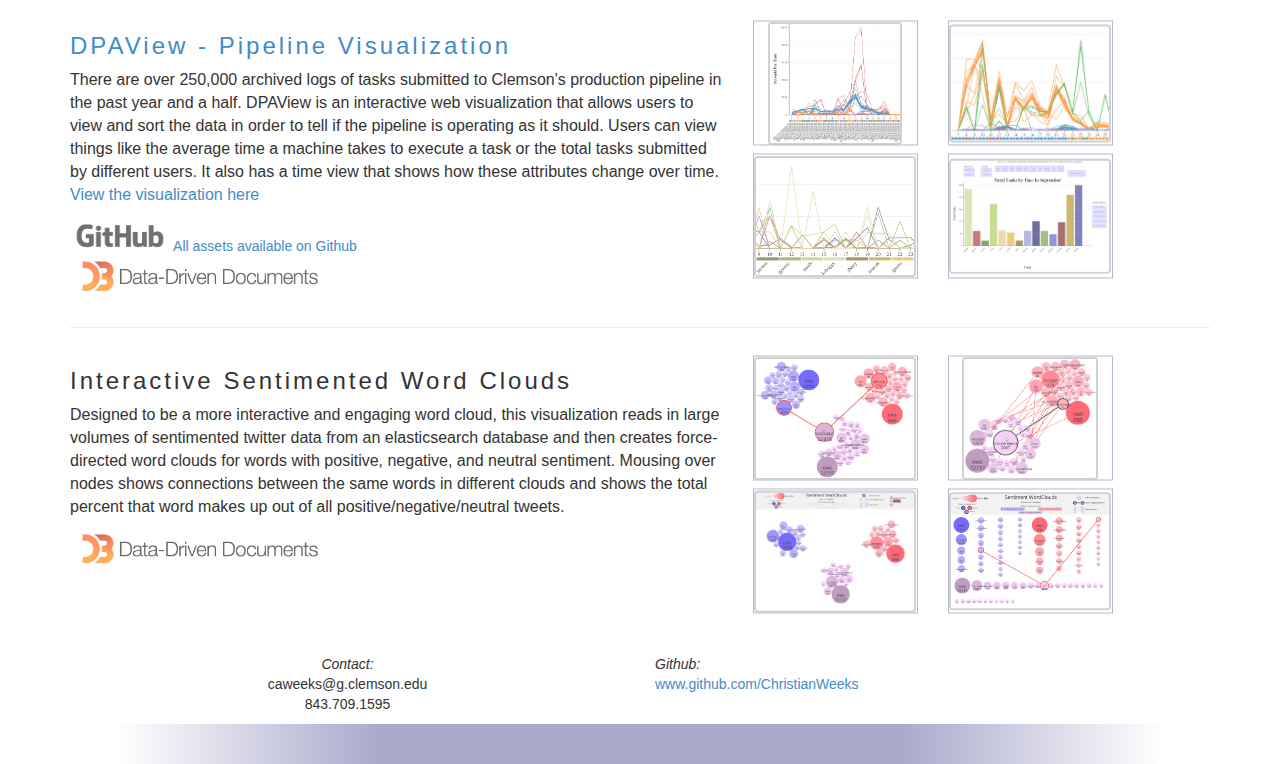
<file: code.html>
<!DOCTYPE html>
<!--[if lt IE 7]>      <html class="no-js lt-ie9 lt-ie8 lt-ie7"> <![endif]-->
<!--[if IE 7]>         <html class="no-js lt-ie9 lt-ie8"> <![endif]-->
<!--[if IE 8]>         <html class="no-js lt-ie9"> <![endif]-->
<!--[if gt IE 8]><!--> <html class="no-js"> <!--<![endif]-->
    <head>
        <meta charset="utf-8">
        <meta http-equiv="X-UA-Compatible" content="IE=edge">
        <title>Christian Weeks</title>
        <meta name="description" content="">
        <meta name="viewport" content="width=device-width, initial-scale=1">

        <!-- Place favicon.ico and apple-touch-icon.png in the root directory -->

        <link rel="stylesheet" href="css/normalize.css">
        <link rel="stylesheet" href="css/main.css">
		<link rel="stylesheet" href="css/bootstrap.min.css">
		<link rel="stylesheet" type="text/css" href="highslide/highslide.css" />
		<script src="js/vendor/jquery-1.10.2.min.js"></script>
		<script type="text/javascript" src="highslide/highslide-with-gallery.js"></script>
		<script src="js/vendor/modernizr-2.6.2.min.js"></script>
		<script src="js/bootstrap.min.js"></script>
		<script type="text/javascript">
			hs.graphicsDir = 'highslide/graphics/';
			hs.align = 'center';
			hs.transitions = ['expand', 'crossfade'];
			hs.outlineType = 'rounded-white';
			hs.fadeInOut = true;
			//hs.dimmingOpacity = 0.75;

			// Add the controlbar
			hs.addSlideshow({
				//slideshowGroup: 'group1',
				interval: 5000,
				repeat: false,
				useControls: true,
				fixedControls: 'fit',
				overlayOptions: {
					opacity: 0.75,
					position: 'bottom center',
					hideOnMouseOut: true
				}
			});
		</script>
    </head>
    <body>
        <!--[if lt IE 7]>
            <p class="browsehappy">You are using an <strong>outdated</strong> browser. Please <a href="http://browsehappy.com/">upgrade your browser</a> to improve your experience.</p>
        <![endif]-->

        <!-- Add your site or application content here -->
		<!-- Primary Title -->
	<div class="container-fluid">
		<div class=" repeatBorder" role="navigation">
		  <div class="container">
			<div class="navbar-collapse collapse">
			  <ul class="headerWidth nav navbar-nav navFont">
				<li class="navWidth navFont steel1"><a href="index.html"class="navFont">Home</a></li>
				<li class="navWidth navFont steel2"><a href="demoReel.html"class="navFont">Demo Reel</a></li>
				<li class="navWidth darkActive"><a href="code.html" style="color:black">Projects</a></li>
			  </ul>
			</div>
		  </div>
		</div>
	</div>
	  <div class="container">
	   <h1 class="codeTitle">Computer Graphics and Animation</h1>
	   <hr class="featurette-divider">
		<div class="row featurette">
			<div class="col-md-7 displayRow.lg">
			   <a id="galaxy"></a>
				<h2 class="projectTitle">N-Body Galaxy Simulation</h2>
				<p style="font-size: 16px">Art directable simulation of the <a href="https://en.wikipedia.org/wiki/N-body_problem">n-body problem</a> run with OpenGL and accelerated in OpenCL.  9216 total particles.  Particles are hashed into a spatial grid which accumulates total mass and center of gravity for each cell, which are then used for gravitational calculations.  Art direction is prioritized over physical accuracy, so a vector field was added that nudges particles into the form of spiral galaxies most people are familiar with.  Different simulations are achieved by passing in parameter files that control features like the particle's initial position, the gravitational constant, and the strength of the vector field.</p>
		<img src="images/opengl-logo.gif" style="height:20%;width:20%"/>
		<img src="images/openCLLogo.png" style="height:15%;width:15%"/>
			</div>	
			<div class="col-md-5 displayRow.lg">
				<iframe src="https://player.vimeo.com/video/147887169" width="267" height="200" frameborder="0" webkitallowfullscreen mozallowfullscreen allowfullscreen></iframe> 
			</div>
		</div>
	   <hr class="featurette-divider">
		<div class="row featurette">
			<div class="col-md-7">
			   <a id="sqm"></a>
				<h2 class="projectTitle"><a href="http://www.nexusmods.com/skyrim/mods/72238/?">Souls Quick Menu</a></h2>
				<p style="font-size: 16px">Souls Quick Menu is a User Interface mod I developed for the video game <i>The Elder Scrolls V: Skyrim</i>.  It provides a quicker way of accessing many items, weapons, and spells than Skyrim's default hotkey system, resulting in more fluid gameplay and fewer trips to the pause menu.  The mod currently has over <b>8000 unique downloads and 600 player endorsements</b>. Developed in Bethesda's Creation Kit and Actionscript 2.0.</p>

		<img src="images/creationKitIcon.png"/>
		<img src="images/ActionScript_icon.png" style="height:12%;width:12%"/>
			</div>
			<div class="col-md-5 displayRow">
				<iframe width="267" height="200" src="https://www.youtube.com/embed/r0FRgQ-5qpQ" frameborder="0" allowfullscreen></iframe>
			</div>
		</div>
	   <hr class="featurette-divider">
		<div class="row featurette">
			<div class="col-md-7 displayRow.lg">
			   <a id="crustacean"></a>
				<h2 class="projectTitle">Craving Crustacean</h2>
				<p style="font-size: 16px">Craving Crustacean is a 3-D animated short developed by myself and 3 others and with direct mentorship of top DreamWorks artists. The production environment mimicked a professional work environment with bi-weekly meetings with DreamWorks mentors, strict schedules, and long hours.  I was lead rigger, animator, and visual developer.</p>
		<img src="images/mayaLogo.jpg" style="height:12%;width:12%"/>
			</div>	
			<div class="col-md-5 displayRow.lg">
				<iframe src="https://player.vimeo.com/video/136538548" width="267" height="200" frameborder="0" webkitallowfullscreen mozallowfullscreen allowfullscreen></iframe> 
			</div>
		</div>
		<div class="row repeatBorderSmall" style="height: 20px"></div>
		<a id="vis"></a>
	    <h1 class="codeTitle">Data Visualization</h1>
	    <hr class="featurette-divider">
		<div class="row featurette">
			<div class="col-md-7 displayRow.lg">
			   <a id="wordShoal"></a>
				<h2 class="projectTitle"><a href="http://christianweeks.github.io/wordShoal/">WordShoal</a></h2>
				<p style="font-size: 16px">WordShoal is an algorithm developed by Alexander Herzog (Clemson University) and Benjamin E. Lauderdale (London School of Economics and Political Science) that measures political polarization by analyzing the speech patterns of senators through debates on the senate floor.  This interactive visualization depicts the results of their paper, allowing users to view the individualized speech scores for every United States Senator in the past 15 years.  Users can compare how conservative or liberal their Senators speak compared to their peers and even view how they spoke in every debate on the senate floor they have ever participated in.</p> 
				<p><img src="images/D3.js-Logo.png" style="height: 40%; width: 40%;"/></p>
			</div>
			<div class="col-md-5 displayRow">
				<div class="displayCellLarge steelBorder">
					<img src="images/wordshoal1.png" class="displayImg"/>
				</div>
			</div>
		</div>
	    <hr class="featurette-divider">
		<div class="row featurette">
			<div class="col-md-7 displayRow.lg">
			   <a id="DPAView"></a>
				<h2 class="projectTitle"><a href="DPAView/index.html">DPAView - Pipeline Visualization</a></h2>
				<p style="font-size: 16px">There are over 250,000 archived logs of tasks submitted to Clemson's production pipeline in the past year and a half. DPAView is an interactive web visualization that allows users to view and sort the data in order to tell if the pipeline is operating as it should.  Users can view things like the average time a machine takes to execute a task or the total tasks submitted by different users.  It also has a time view that shows how these attributes change over time.  <a href="DPAView/index.html">View the visualization here</a></p> 
				<a href="https://github.com/ChristianWeeks/DPAView/tree/master/finalProject"><img src="images/GitHub_Logo.png" class="gitLogo"/>  All assets available on Github</a>
				<p><img src="images/D3.js-Logo.png" style="height: 40%; width: 40%;"/></p>
			</div>
			<div class="col-md-4">
				<div class="row">
					<div class="col-md-6 displayRowSm">
						<a href="images/dpaviewEx1.png" class="highslide displayImg" onclick="return hs.expand(this)">
							<div class="displayCell sm steelBorder">
								<img src="images/dpaviewEx1.png" class="displayImg" alt="Blah" title="Click to Enlarge">
							</div>
						</a>
					</div>
					<div class="col-md-6 displayRowSm">
						<a href="images/dpaviewEx2.jpg" class="highslide displayImg" onclick="return hs.expand(this)">
							<div class="displayCell sm steelBorder">
								<img src="images/dpaviewEx2.jpg" class="displayImg" alt="Blah" title="Click to Enlarge">
							</div>
						</a>
					</div>
				</div>
				<div class="row">
					<div class="col-md-6 displayRowSm">
						<a href="images/dpaviewEx3.png" class="highslide displayImg" onclick="return hs.expand(this)">
							<div class="displayCell sm steelBorder">
								<img src="images/dpaviewEx3.png" class="displayImg" alt="Blah" title="Click to Enlarge">
							</div>
						</a>
					</div>
					<div class="col-md-6 displayRowSm">
						<a href="images/dpaview3.png" class="highslide displayImg" onclick="return hs.expand(this)">
							<div class="displayCell sm steelBorder">
								<img src="images/dpaview3.png" class="displayImg" alt="Blah" title="Click to Enlarge">
							</div>
						</a>
					</div>
				</div>
			</div>
		</div>
	   <hr class="featurette-divider">
		<div class="row featurette">
			<div class="col-md-7 displayRow.lg">
			   <a id="sentiment"></a>
				<h2 class="projectTitle">Interactive Sentimented Word Clouds</h2>
				<p style="font-size: 16px">Designed to be a more interactive and engaging word cloud, this visualization reads in large volumes of sentimented twitter data from an elasticsearch database and then creates force-directed word clouds for words with positive, negative, and neutral sentiment.  Mousing over nodes shows connections between the same words in different clouds and shows the total percent that word makes up out of all positive/negative/neutral tweets.</p>
				<p><img src="images/D3.js-Logo.png" style="height: 40%; width: 40%;"/></p>
			</div>
			<div class="col-md-4">
				<div class="row">
					<div class="col-md-6 displayRowSm">
						<a href="images/wordCloudEx.png" class="highslide displayImg" onclick="return hs.expand(this)">
							<div class="displayCell sm steelBorder">
								<img src="images/wordCloudEx.png" class="displayImg" alt="Blah" title="Click to Enlarge">
							</div>
						</a>
					</div>
					<div class="col-md-6 displayRowSm">
						<a href="images/wordCloudEx2.png" class="highslide displayImg" onclick="return hs.expand(this)">
							<div class="displayCell sm steelBorder">
								<img src="images/wordCloudEx2.png" class="displayImg" alt="Blah" title="Click to Enlarge">
							</div>
						</a>
					</div>
				</div>
				<div class="row">
					<div class="col-md-6 displayRowSm">
						<a href="images/wordCloudEx3.png" class="highslide displayImg" onclick="return hs.expand(this)">
							<div class="displayCell sm steelBorder">
								<img src="images/wordCloudEx3.png" class="displayImg" alt="Blah" title="Click to Enlarge">
							</div>
						</a>
					</div>
					<div class="col-md-6 displayRowSm">
						<a href="images/wordCloudEx4.png" class="highslide displayImg" onclick="return hs.expand(this)">
							<div class="displayCell sm steelBorder">
								<img src="images/wordCloudEx4.png" class="displayImg" alt="Blah" title="Click to Enlarge">
							</div>
						</a>
					</div>
				</div>
			</div>
		</div>
		<!--
		<div class="row repeatBorderSmall" style="height: 20px"></div>
	    <h1>Java (Processing)</h1>
	    <hr class="featurette-divider">
		<div class="row featurette">
			<div class="col-md-7 displayRow.lg">
				<h2 class="projectTitle">2-D Image Morpher</h2>
				<p>An implementation of the marching squares algorithm (the 2-D version of the <a href="SOURCEHERE">Marching Cubes</a> algorithm), this program
			</div>
		</div>-->
	</div>

        <script>window.jQuery || document.write('<script src="js/vendor/jquery-1.10.2.min.js"><\/script>')</script>
        <script src="js/plugins.js"></script>
        <script src="js/main.js"></script>

		<footer>
			<div class="container" style="padding-top: 40px;padding-bottom: 10px;">
				<div class="row"> 
					<div class="col-md-6" align="center"><i>Contact:</i><br/>caweeks@g.clemson.edu<br/>843.709.1595</div>
					<div class="col-md-6" align-"center"><i>Github:</i><br/><a href="https://github.com/ChristianWeeks">www.github.com/ChristianWeeks</a></div>
				</div>
			</div>
			<div class="container-fluid ">
				<div class="row repeatBorder" style="height: 40px"></div>
			</div>
		</footer>
    </body>
</html>
</file>
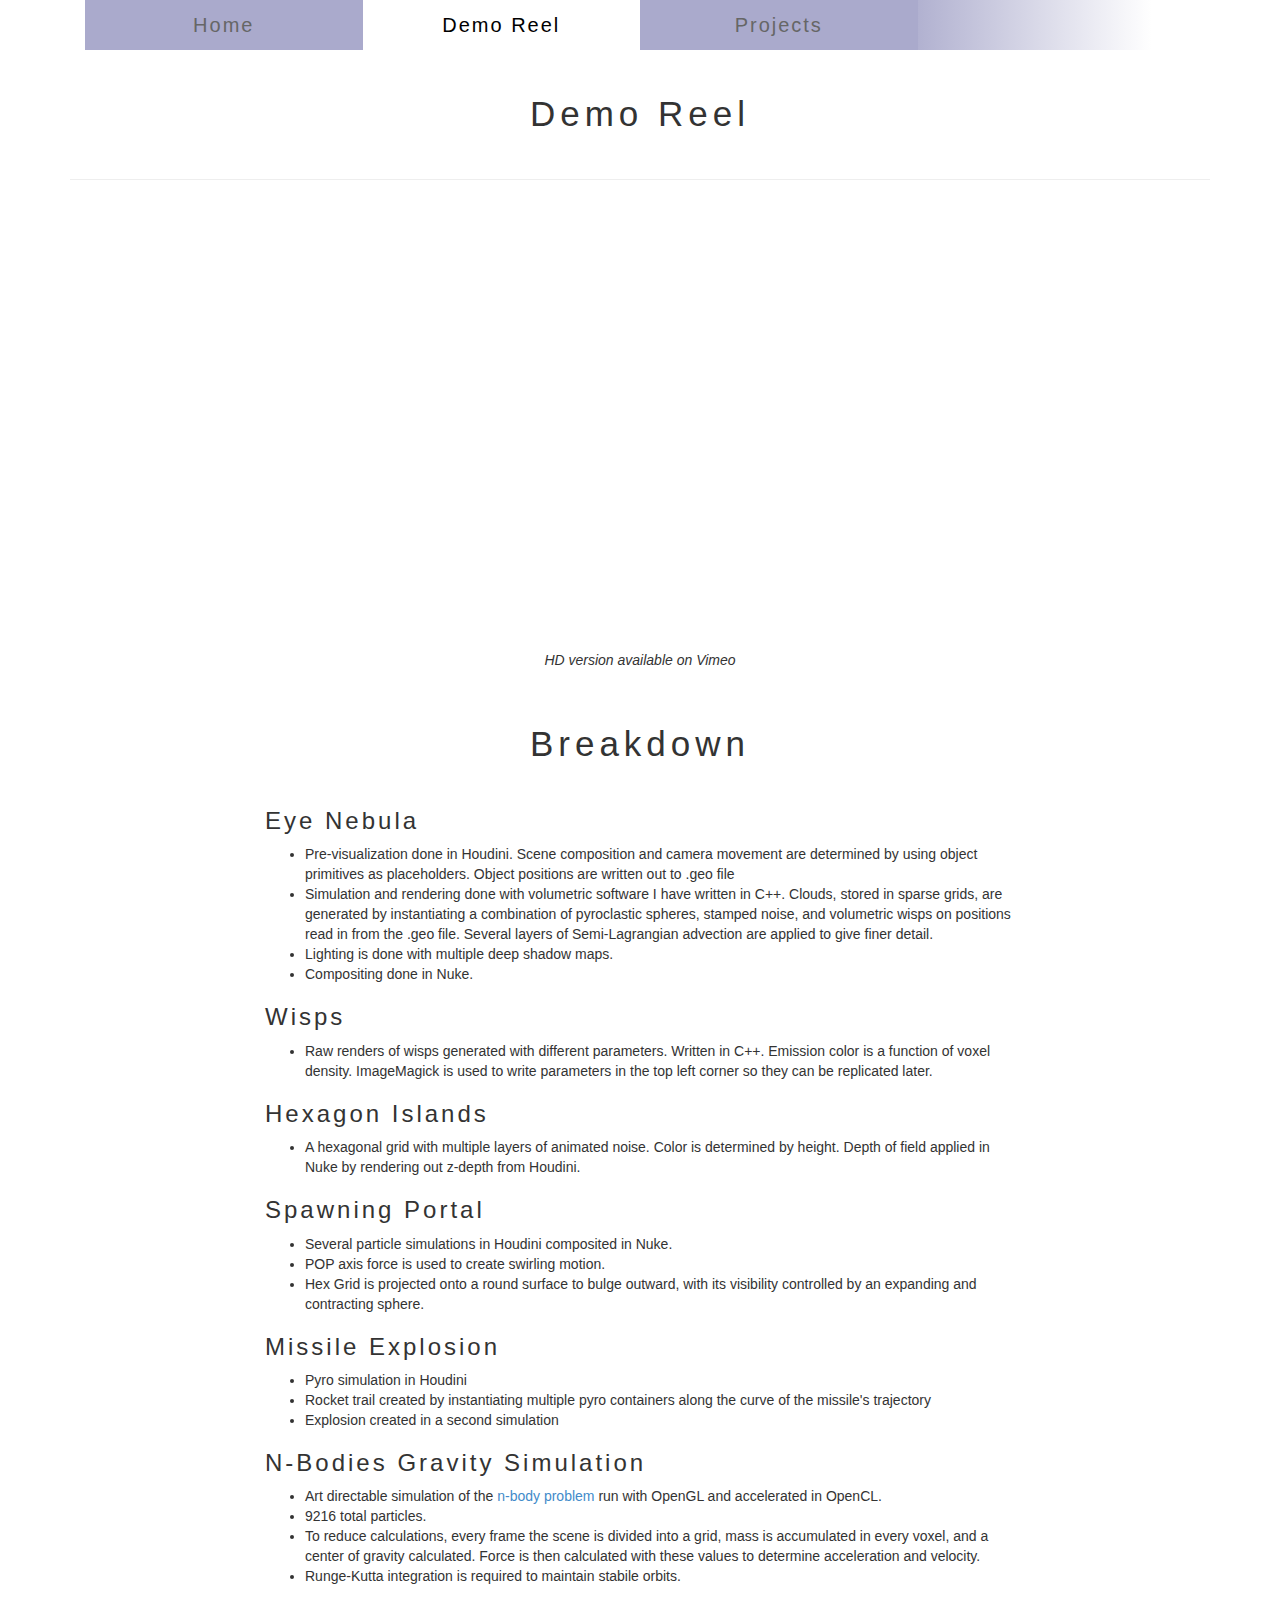
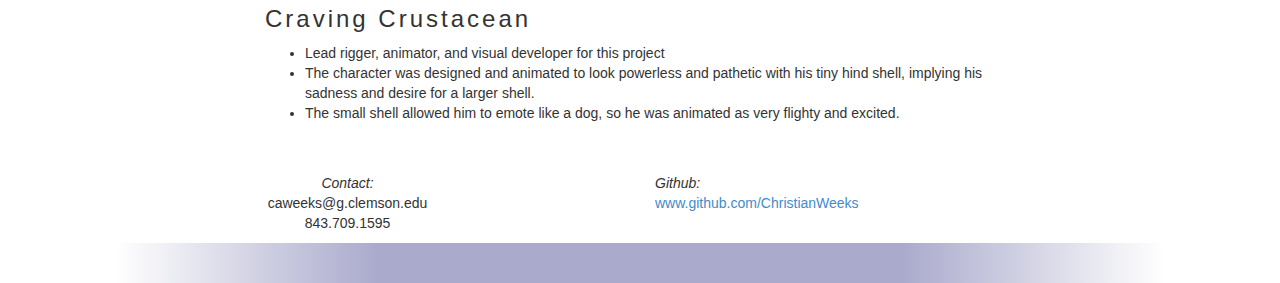
<file: demoReel.html>
<!DOCTYPE html>
<!--[if lt IE 7]>      <html class="no-js lt-ie9 lt-ie8 lt-ie7"> <![endif]-->
<!--[if IE 7]>         <html class="no-js lt-ie9 lt-ie8"> <![endif]-->
<!--[if IE 8]>         <html class="no-js lt-ie9"> <![endif]-->
<!--[if gt IE 8]><!--> <html class="no-js"> <!--<![endif]-->
    <head>
        <meta charset="utf-8">
        <meta http-equiv="X-UA-Compatible" content="IE=edge">
        <title>Christian Weeks</title>
        <meta name="description" content="">
        <meta name="viewport" content="width=device-width, initial-scale=1">

        <!-- Place favicon.ico and apple-touch-icon.png in the root directory -->

        <link rel="stylesheet" href="css/normalize.css">
        <link rel="stylesheet" href="css/main.css">
		<link rel="stylesheet" href="css/bootstrap.min.css">
		<link rel="stylesheet" type="text/css" href="highslide/highslide.css" />
		<script src="js/vendor/jquery-1.10.2.min.js"></script>
		<script type="text/javascript" src="highslide/highslide-with-gallery.js"></script>
		<script src="js/vendor/modernizr-2.6.2.min.js"></script>
		<script src="js/bootstrap.min.js"></script>
		<script type="text/javascript">
			hs.graphicsDir = 'highslide/graphics/';
			hs.align = 'center';
			hs.transitions = ['expand', 'crossfade'];
			hs.outlineType = 'rounded-white';
			hs.fadeInOut = true;
			//hs.dimmingOpacity = 0.75;

			// Add the controlbar
			hs.addSlideshow({
				//slideshowGroup: 'group1',
				interval: 5000,
				repeat: false,
				useControls: true,
				fixedControls: 'fit',
                u
				overlayOptions: {
					opacity: 0.75,
					position: 'bottom center',
					hideOnMouseOut: true
				}
			});
		</script>
    </head>
    <body>
        <!--[if lt IE 7]>
            <p class="browsehappy">You are using an <strong>outdated</strong> browser. Please <a href="http://browsehappy.com/">upgrade your browser</a> to improve your experience.</p>
        <![endif]-->

        <!-- Add your site or application content here -->
		<!-- Primary Title -->
		<div class="container-fluid">
			<div class=" repeatBorder" role="navigation">
			  <div class="container">
			    <div class="navbar-collapse collapse">
			      <ul class="headerWidth nav navbar-nav navFont">
					<li class="navWidth navFont steel1"><a href="index.html" class="navFont">Home</a></li>
					<li class="navWidth active darkActive"><a href="demoReel.html"style="color:black">Demo Reel</a></li>
					<li class="navWidth navFont steel1"><a href="code.html" class="navFont">Projects</a></li>
			      </ul>
			    </div>
			  </div>
			</div>
		</div>
		<div class="container">
		   <h1 class="codeTitle">Demo Reel</h1>
		   <hr class="featurette-divider">
			<div class="row">
				<iframe src="https://player.vimeo.com/video/207499800" width="800" height="450" frameborder="0" webkitallowfullscreen mozallowfullscreen allowfullscreen></iframe> 
				<p align="center"><i> HD version available on Vimeo </i></p>
			</div>
			<div class="row">
				<div class="col-md-2">
				</div>
				<div class="col-md-8">
					<h1 class="codeTitle">Breakdown</h1>
					<h2 class="projectTitle">Eye Nebula</h2>
					<ul>
						<li>Pre-visualization done in Houdini.  Scene composition and camera movement are determined by using object primitives as placeholders.  Object positions are written out to .geo file</li>
						<li>Simulation and rendering done with volumetric software I have written in C++.  Clouds, stored in sparse grids, are generated by instantiating a combination of pyroclastic spheres, stamped noise, and volumetric wisps on positions read in from the .geo file. Several layers of Semi-Lagrangian advection are applied to give finer detail.
</li>
<li>Lighting is done with multiple deep shadow maps.</li>
                        <li>Compositing done in Nuke.</li>
					</ul>
                    <h2 class="projectTitle">Wisps</h2>
                    <ul>
                        <li>Raw renders of wisps generated with different parameters. Written in C++. Emission color is
a function of voxel density. ImageMagick is used to write parameters in the top left corner so they
can be replicated later.</li>
                    </ul>
                    <h2 class="projectTitle">Hexagon Islands</h2>
                    <ul>
                        <li>A hexagonal grid with multiple layers of animated noise. Color is determined by height. Depth
                        of field applied in Nuke by rendering out z-depth from Houdini.</li>
                    </ul>
					<h2 class="projectTitle">Spawning Portal</h2>
                    <ul>
                        <li>Several particle simulations in Houdini composited in Nuke.</li>
                        <li>POP axis force is used to create
                        swirling motion.</li>
                        <li> Hex Grid is projected onto a round surface to bulge outward, with its visibility
                        controlled by an expanding and contracting sphere.</li>
                    </ul>
                    <h2 class="projectTitle">Missile Explosion</h2>
                    <ul>
                        <li>Pyro simulation in Houdini</li>
                        <li>Rocket trail created by instantiating multiple pyro containers along the curve of the missile's trajectory</li>
                        <li>Explosion created in a second simulation</li>
                    </ul>
					<h2 class="projectTitle">N-Bodies Gravity Simulation</h2>
					<ul>
						<li>Art directable simulation of the <a href="https://en.wikipedia.org/wiki/N-body_problem">n-body problem</a> run with OpenGL and accelerated in OpenCL.  </li>
						<li>9216 total particles. </li>
						<li>To reduce calculations, every frame the
scene is divided into a grid, mass is accumulated in every voxel, and a center of gravity calculated.
Force is then calculated with these values to determine acceleration and velocity. </li>
                        <li>Runge-Kutta integration is required to maintain stabile orbits.</li>
					</ul>
                    <h2 class="projectTitle">Craving Crustacean</h2>
                    <ul>
                        <li>Lead rigger, animator, and visual developer for this project</li>
                        <li>The character was designed and animated to look powerless and pathetic with his tiny hind shell,
                        implying his sadness and desire for a larger shell.</li>
                        <li>The small shell allowed him to emote like a dog, so he was animated as very flighty and excited.</li>
                    </ul>
				</div>
				<div class="col-md-2">
				</div>
			</div>
		</div>
        <script>window.jQuery || document.write('<script src="js/vendor/jquery-1.10.2.min.js"><\/script>')</script>
        <script src="js/plugins.js"></script>
        <script src="js/main.js"></script>

		<footer>
			<div class="container" style="padding-top: 40px;padding-bottom: 10px;">
				<div class="row"> 
					<div class="col-md-6" align="center"><i>Contact:</i><br/>caweeks@g.clemson.edu<br/>843.709.1595</div>
					<div class="col-md-6" align-"center"><i>Github:</i><br/><a href="https://github.com/ChristianWeeks">www.github.com/ChristianWeeks</a></div>
				</div>
			</div>
			<div class="container-fluid ">
				<div class="row repeatBorder" style="height: 40px"></div>
			</div>
		</footer>
    </body>
</html>
</file>
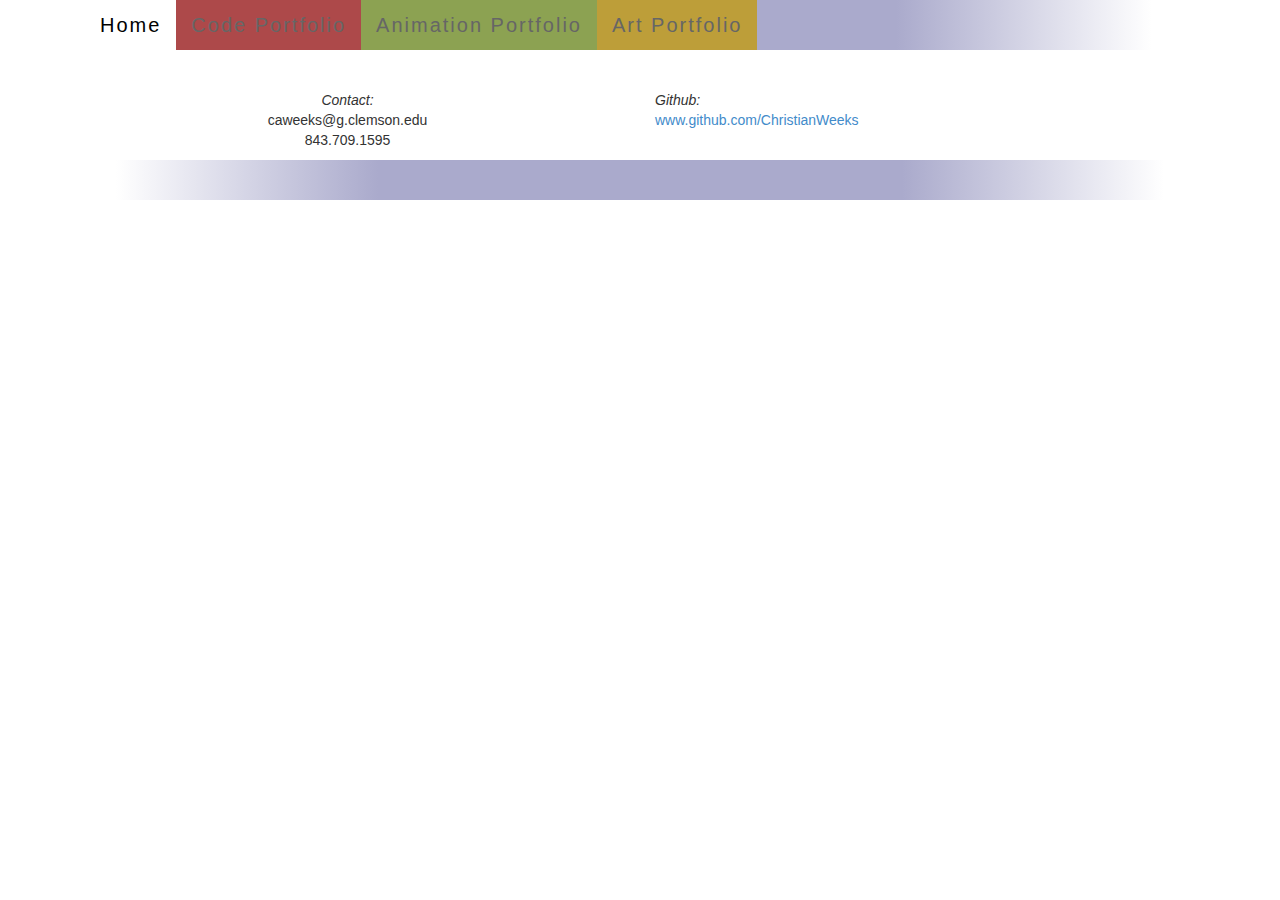
<file: template.html>
<!DOCTYPE html>
<!--[if lt IE 7]>      <html class="no-js lt-ie9 lt-ie8 lt-ie7"> <![endif]-->
<!--[if IE 7]>         <html class="no-js lt-ie9 lt-ie8"> <![endif]-->
<!--[if IE 8]>         <html class="no-js lt-ie9"> <![endif]-->
<!--[if gt IE 8]><!--> <html class="no-js"> <!--<![endif]-->
    <head>
        <meta charset="utf-8">
        <meta http-equiv="X-UA-Compatible" content="IE=edge">
        <title>Christian Weeks</title>
        <meta name="description" content="">
        <meta name="viewport" content="width=device-width, initial-scale=1">

        <!-- Place favicon.ico and apple-touch-icon.png in the root directory -->

        <link rel="stylesheet" href="css/normalize.css">
        <link rel="stylesheet" href="css/main.css">
		<link rel="stylesheet" href="css/bootstrap.min.css">
        <script src="js/vendor/modernizr-2.6.2.min.js"></script>
		<script src="js/bootstrap.min.js"></script>
    </head>
    <body>
        <!--[if lt IE 7]>
            <p class="browsehappy">You are using an <strong>outdated</strong> browser. Please <a href="http://browsehappy.com/">upgrade your browser</a> to improve your experience.</p>
        <![endif]-->

        <!-- Add your site or application content here -->
		<!-- Primary Title -->
		<div class="container-fluid">
			<div class=" repeatBorder" role="navigation">
			  <div class="container">
			    <div class="navbar-collapse collapse">
			      <ul class="nav navbar-nav navFont">
					<li class="active darkBlue darkActive"><a href="index.html" style="color:black">Home</a></li>
					<li class="navFont darkRed"><a href="code.html" class="navFont">Code Portfolio</a></li>
					<li class="navFont darkGreen"><a href="animation.html"class="navFont">Animation Portfolio</a></li>
					<li class="navFont darkYellow"><a href="art.html"class="navFont">Art Portfolio</a></li>
			      </ul>
			    </div>
			  </div>
			</div>
		</div>


        <script src="//ajax.googleapis.com/ajax/libs/jquery/1.10.2/jquery.min.js"></script>
        <script>window.jQuery || document.write('<script src="js/vendor/jquery-1.10.2.min.js"><\/script>')</script>
        <script src="js/plugins.js"></script>
        <script src="js/main.js"></script>

		<footer>
			<div class="container" style="padding-top: 40px;padding-bottom: 10px;">
				<div class="row"> 
					<div class="col-md-6" align="center"><i>Contact:</i><br/>caweeks@g.clemson.edu<br/>843.709.1595</div>
					<div class="col-md-6" align-"center"><i>Github:</i><br/><a href="https://github.com/ChristianWeeks">www.github.com/ChristianWeeks</a></div>
				</div>
			</div>
			<div class="container-fluid ">
				<div class="row repeatBorder" style="height: 40px"></div>
			</div>
		</footer>
    </body>
</html>
</file>
<file: css/main.css>
/*! HTML5 Boilerplate v4.3.0 | MIT License | http://h5bp.com/ */

/*
 * What follows is the result of much research on cross-browser styling.
 * Credit left inline and big thanks to Nicolas Gallagher, Jonathan Neal,
 * Kroc Camen, and the H5BP dev community and team.
 */

/* ==========================================================================
   Base styles: opinionated defaults
   ========================================================================== */

html,
button,
input,
select,
textarea {
    color: #222;
}

html {
    font-size: 1em;
    line-height: 1.4;
}

/*
 * Remove text-shadow in selection highlight: h5bp.com/i
 * These selection rule sets have to be separate.
 * Customize the background color to match your design.
 */

::-moz-selection {
    background: #b3d4fc;
    text-shadow: none;
}

::selection {
    background: #b3d4fc;
    text-shadow: none;
}

/*
 * A better looking default horizontal rule
 */

hr {
    display: block;
    height: 1px;
    border: 0;
    border-top: 1px solid #ccc;
    margin: 1em 0;
    padding: 0;
}

/*
 * Remove the gap between images, videos, audio and canvas and the bottom of
 * their containers: h5bp.com/i/440
 */

audio,
canvas,
img,
video {
    vertical-align: middle;
}

/*
 * Remove default fieldset styles.
 */

fieldset {
    border: 0;
    margin: 0;
    padding: 0;
}

/*
 * Allow only vertical resizing of textareas.
 */

textarea {
    resize: vertical;
}

/* ==========================================================================
   Browse Happy prompt
   ========================================================================== */

.browsehappy {
    margin: 0.2em 0;
    background: #ccc;
    color: #000;
    padding: 0.2em 0;
}

/* ==========================================================================
   Author's custom styles
   ========================================================================== */

.mainTitle {
	font-size: 50px;
	letter-spacing: 8px;
	padding-top: 20px;
	padding-bottom: 10px;
	font-family: sans-serif;
	font-weight: bold;
}
#bootstrapOverride a {
	color: #333;
	text-decoration: none;
}
.aboutFont{
 font-family: sans-serif;
 font-size: 25px;
 color: #666688;
	font-weight: bold;
}
.captionTitle{
	font-size: 16px;
	letter-spacing: 2px;
}
.highlight{
	font-weight: bold;
}
.fontBlue{
	color: #9c9ede;
}
.fontGreen{
	color: #cedb9c;
}
.fontYellow{
	color: #e7cb94;
}
.fontRed{
	color: #e7969c;
}
.headerWidth{
	width: 100%
}
.navWidth{
	text-align: center;
	width: 25%
}
.steel1{
	background: #aaaacc;
}
.steel2{
	background: #ccccdd;
}
.steelBorder{
	border-color: #aaaacc;
	border-style: solid;
	border-width: 1px;
}
.demoReelBorder{
	border-color: #aaaacc;
	border-style: solid;
	border-width: 2px;
}
.sectionTitle{
	opacity: .7;
	font-size: 30px;
	letter-spacing: 5px;
	padding-top: 10px;
	padding-bottom: 30px;
	-webkit-transition: all .4s ease-in-out;
	-moz-transition: all .4s ease-in-out;
}
.demoReelTitle{
	opacity: .8;
	font-size: 35px;
	letter-spacing: 5px;
	padding-top: 10px;
	padding-bottom: 30px;
	-webkit-transition: all .4s ease-in-out;
	-moz-transition: all .4s ease-in-out;
}

.demoReelTitle:hover{
	opacity: 1;
	letter-spacing: 7px;
	-webkit-transition: all .4s ease-in-out;
	-moz-transition: all .4s ease-in-out;
}

.codeTitle{
	text-align: center;
	font-size: 35px;
	letter-spacing: 5px;
	padding-top: 25px;
	padding-bottom: 25px;
}
.projectTitle{
	font-size: 24px;
	letter-spacing: 3px;
}

.sectionTitle:hover{
	opacity: 1;
	letter-spacing: 7px;
	-webkit-transition: all .4s ease-in-out;
	-moz-transition: all .4s ease-in-out;
}

.displayImg{
	opacity: .85;
	position: relative;
	top: 50%;
	-webkit-transform: translateY(-50%);
	-ms-transform: translateY(-50%);
	transform: translateY(-50%);
	
	display: block;
	max-width:100%;
	max-height: 100%;
	vertical-align: middle;
	margin-left: auto;
	margin-right: auto;
	border-radius: 4px;
	
	-webkit-transition: all .4s ease-in-out;
	-moz-transition: all .4s ease-in-out;
	
}

.displayImg:hover{
	opacity: 1;
	-webkit-transition: all .4s ease-in-out;
	-moz-transition: all .4s ease-in-out;
}
.displayRow{

	height: 250px;
	display: table-cell;
}
.displayRow.lg{
	height:250px;
}
.displayRowSm{
	margin-top: 4px;
	margin-bottom: 4px;
	padding-top: 4px;
	padding-bottom: 4px;
	height: 125px;
	display: table-cell;
}

.displayCaption{
	height: 200px;
}
.displayCell{
	height: 200px;
}
.displayCellLarge{
	margin-top: 15px;
	margin-bottom: 15px;
	margin-left: 5px;
	margin-right: 5px;
	height: 230px;
	width:80%;
	padding-left: 5px;
	padding-right: 5px;
	border-radius: 8px;
}
.displayVidCell{
	height: 300px;
	padding-left: 5px;
	padding-right: 5px;
	border-radius: 8px;
}

.displayVidCell.sm{
	height: 200px;
	width: 100%;
	padding-left: 5px;
	padding-right: 5px;
	border-radius: 8px;
}

.displayCell.sm{
	height:125px;
}
.displayColorBlue{
	background: #9c9ede;
}
.displayColorGreen{
	background: #cedb9c;
}
.displayColorYellow{
	background: #e7cb94;
}
.displayColorRed{
	background: #e7969c;
}
.darkBlue{
	background: #5254a3;
}
.darkGreen{
	background: #8ca252;
}
.darkYellow{
	background: #bd9e39;
}
.darkRed{
	background: #ad494a;
}
.darkActive{
	background: #fff;
	color: black;
}

.repeatBorder{
	background: repeating-linear-gradient(
		90deg,
		#ffffff,
		#ffffff 10%,
		#aaaacc 30%, 
		#aaaacc 70%, 	
		#ffffff 90%,
		#ffffff 100%
	);
}
.repeatBorderSmall{
	background: repeating-linear-gradient(
		90deg,
		#ffffff,
		#aaaacc 20%, 
		#aaaacc 80%, 	
		#ffffff 100%
	);
	margin-top: 20px;
	margin-bottom: 20px;
	opacity: .4;
}
.navFont{
	letter-spacing: 2px;
	font-size: 20px;
	color: #666;
}
.navFont:hover{
	color: #222;
}
.gitLogo{
/*	position: relative;
	top: 20%;
	-webkit-transform: translateY(50%);
	-ms-transform: translateY(50%);
	transform: translateY(50%);
*/	width: 100px;
	height: 40px;
	vertical-align: bottom;
	opacity: .6;
}

.LILogo{
	width:15%;
	height:15%;
	vertical-align: bottom;
	opacity: .6;
}

iframe {
	display:block;
	margin: 0 auto;
}

/* ==========================================================================
   Helper classes
   ========================================================================== */

/*
 * Image replacement
 */

.ir {
    background-color: transparent;
    border: 0;
    overflow: hidden;
    /* IE 6/7 fallback */
    *text-indent: -9999px;
}

.ir:before {
    content: "";
    display: block;
    width: 0;
    height: 150%;
}

/*
 * Hide from both screenreaders and browsers: h5bp.com/u
 */

.hidden {
    display: none !important;
    visibility: hidden;
}

/*
 * Hide only visually, but have it available for screenreaders: h5bp.com/v
 */

.visuallyhidden {
    border: 0;
    clip: rect(0 0 0 0);
    height: 1px;
    margin: -1px;
    overflow: hidden;
    padding: 0;
    position: absolute;
    width: 1px;
}

/*
 * Extends the .visuallyhidden class to allow the element to be focusable
 * when navigated to via the keyboard: h5bp.com/p
 */

.visuallyhidden.focusable:active,
.visuallyhidden.focusable:focus {
    clip: auto;
    height: auto;
    margin: 0;
    overflow: visible;
    position: static;
    width: auto;
}

/*
 * Hide visually and from screenreaders, but maintain layout
 */

.invisible {
    visibility: hidden;
}

/*
 * Clearfix: contain floats
 *
 * For modern browsers
 * 1. The space content is one way to avoid an Opera bug when the
 *    `contenteditable` attribute is included anywhere else in the document.
 *    Otherwise it causes space to appear at the top and bottom of elements
 *    that receive the `clearfix` class.
 * 2. The use of `table` rather than `block` is only necessary if using
 *    `:before` to contain the top-margins of child elements.
 */

.clearfix:before,
.clearfix:after {
    content: " "; /* 1 */
    display: table; /* 2 */
}

.clearfix:after {
    clear: both;
}

/*
 * For IE 6/7 only
 * Include this rule to trigger hasLayout and contain floats.
 */

.clearfix {
    *zoom: 1;
}

/* ==========================================================================
   EXAMPLE Media Queries for Responsive Design.
   These examples override the primary ('mobile first') styles.
   Modify as content requires.
   ========================================================================== */

@media only screen and (min-width: 35em) {
    /* Style adjustments for viewports that meet the condition */
}

@media print,
       (-o-min-device-pixel-ratio: 5/4),
       (-webkit-min-device-pixel-ratio: 1.25),
       (min-resolution: 120dpi) {
    /* Style adjustments for high resolution devices */
}

/* ==========================================================================
   Print styles.
   Inlined to avoid required HTTP connection: h5bp.com/r
   ========================================================================== */

@media print {
    * {
        background: transparent !important;
        color: #000 !important; /* Black prints faster: h5bp.com/s */
        box-shadow: none !important;
        text-shadow: none !important;
    }

    a,
    a:visited {
        text-decoration: underline;
    }

    a[href]:after {
        content: " (" attr(href) ")";
    }

    abbr[title]:after {
        content: " (" attr(title) ")";
    }

    /*
     * Don't show links for images, or javascript/internal links
     */

    .ir a:after,
    a[href^="javascript:"]:after,
    a[href^="#"]:after {
        content: "";
    }

    pre,
    blockquote {
        border: 1px solid #999;
        page-break-inside: avoid;
    }

    thead {
        display: table-header-group; /* h5bp.com/t */
    }

    tr,
    img {
        page-break-inside: avoid;
    }

    img {
        max-width: 100% !important;
    }

    @page {
        margin: 0.5cm;
    }

    p,
    h2,
    h3 {
        orphans: 3;
        widows: 3;
    }

    h2,
    h3 {
        page-break-after: avoid;
    }
}
</file>
<file: politics/css/main.css>
html {
	font-family: Helvetica;
}

:root {
	repC1: #DAA;
	repC2: #F22;
	demC1: #44A;
	demC2: #22F;
	indC1: #AAA;
	indC2: #555
}
.rep{
	fill: #FAA;
	stroke: #F22; 
	stroke-width: 2px;
}

.sideBox{
	border-radius: 10px;
}
.repBox{
	background:#FAA;
}
.demBox{
	background:#AAF;
}
.indBox{
	background:#CAC;
}

.demText{
	font-size: 20px;
	fill: #88F;
	opacity: 1;
}
.repText{
	font-size: 20px;
	fill: #F88;
	opacity: 1;
}

.dem{
	fill: #AAF;
	stroke: #22F;
	stroke-width: 2px;
}
.ind{
	fill: #CAC;
	stroke: #656;
	stroke-width: 2px;
}

.button{
	fill-opacity: .6;
	stroke-opacity: .6;

}

.Title{

}
.axisTitle{
	fill: #000;
	stroke-weight: "bold";
	font-size: 30px;
}

.button.active{
	fill: #FF530F;
	stroke: #FF530F;
	stroke-width: 8;
}
.button.mouseOver{
	fill: #0DE488;
	stroke: #0DE488;
/*	stroke-width: 6;*/


}

.button.neutral{
	fill: #1B8AE0;
	stroke: #1B8AE0;
/*	stroke-width: 4;*/
}

.startMonth{

}

.endMonth{

}

.butText{

}

.graphTitle{

}

.loadingText{

}

.axisLabels{

}
</file>
<file: highslide/highslide.css>
/**
* @file: highslide.css 
* @version: 4.1.13
*/
.highslide-container div {
	font-family: Verdana, Helvetica;
	font-size: 10pt;
}
.highslide-container table {
	background: none;
}
.highslide {
	outline: none;
	text-decoration: none;
}
.highslide img {
	border: 2px solid silver;
}
.highslide:hover img {
	border-color: gray;
}
.highslide-active-anchor img {
	visibility: hidden;
}
.highslide-gallery .highslide-active-anchor img {
	border-color: black;
	visibility: visible;
	cursor: default;
}
.highslide-image {
	border-width: 2px;
	border-style: solid;
	border-color: white;
}
.highslide-wrapper, .highslide-outline {
	background: white;
}
.glossy-dark {
	background: #111;
}

.highslide-image-blur {
}
.highslide-number {
	font-weight: bold;
	color: gray;
	font-size: .9em;
}
.highslide-caption {
	display: none;
	font-size: 1em;
	padding: 5px;
	/*background: white;*/
}
.highslide-heading {
	display: none;
	font-weight: bold;
	margin: 0.4em;
}
.highslide-dimming {
	/*position: absolute;*/
	background: black;
}
a.highslide-full-expand {
   background: url(graphics/fullexpand.gif) no-repeat;
   display: block;
   margin: 0 10px 10px 0;
   width: 34px;
   height: 34px;
}
.highslide-loading {
	display: block;
	color: black;
	font-size: 9px;
	font-weight: bold;
	text-transform: uppercase;
	text-decoration: none;
	padding: 3px;
	border: 1px solid white;
	background-color: white;
	padding-left: 22px;
	background-image: url(graphics/loader.white.gif);
	background-repeat: no-repeat;
	background-position: 3px 1px;
}
a.highslide-credits,
a.highslide-credits i {
	padding: 2px;
	color: silver;
	text-decoration: none;
	font-size: 10px;
}
a.highslide-credits:hover,
a.highslide-credits:hover i {
	color: white;
	background-color: gray;
}
.highslide-move, .highslide-move * {
	cursor: move;
}

.highslide-viewport {
	display: none;
	position: fixed;
	width: 100%;
	height: 100%;
	z-index: 1;
	background: none;
	left: 0;
	top: 0;
}
.highslide-overlay {
	display: none;
}
.hidden-container {
	display: none;
}
/* Example of a semitransparent, offset closebutton */
.closebutton {
	position: relative;
	top: -15px;
	left: 15px;
	width: 30px;
	height: 30px;
	cursor: pointer;
	background: url(graphics/close.png);
	/* NOTE! For IE6, you also need to update the highslide-ie6.css file. */
}

/*****************************************************************************/
/* Thumbnail boxes for the galleries.                                        */
/* Remove these if you are not using a gallery.                              */
/*****************************************************************************/
.highslide-gallery ul {
	list-style-type: none;
	margin: 0;
	padding: 0;
}
.highslide-gallery ul li {
	display: block;
	position: relative;
	float: left;
	width: 106px;
	height: 106px;
	border: 1px solid silver;
	background: #ededed;
	margin: 2px;
	padding: 0;
	line-height: 0;
	overflow: hidden;
}
.highslide-gallery ul a {
	position: absolute;
	top: 50%;
	left: 50%;
}
.highslide-gallery ul img {
 	position: relative;
	top: -50%;
	left: -50%;
}
html>/**/body .highslide-gallery ul li {
	display: table;
	text-align: center;
}
html>/**/body .highslide-gallery ul li {
	text-align: center;
}
html>/**/body .highslide-gallery ul a {
	position: static;
	display: table-cell;
	vertical-align: middle;
}
html>/**/body .highslide-gallery ul img {
	position: static;
}

/*****************************************************************************/
/* Controls for the galleries.											     */
/* Remove these if you are not using a gallery							     */
/*****************************************************************************/
.highslide-controls {
	width: 195px;
	height: 40px;
	background: url(graphics/controlbar-white.gif) 0 -90px no-repeat;
	margin: 20px 15px 10px 0;
}
.highslide-controls ul {
	position: relative;
	left: 15px;
	height: 40px;
	list-style: none;
	margin: 0;
	padding: 0;
	background: url(graphics/controlbar-white.gif) right -90px no-repeat;

}
.highslide-controls li {
	float: left;
	padding: 5px 0;
	margin:0;
	list-style: none;
}
.highslide-controls a {
	background-image: url(graphics/controlbar-white.gif);
	display: block;
	float: left;
	height: 30px;
	width: 30px;
	outline: none;
}
.highslide-controls a.disabled {
	cursor: default;
}
.highslide-controls a.disabled span {
	cursor: default;
}
.highslide-controls a span {
	/* hide the text for these graphic buttons */
	display: none;
	cursor: pointer;
}


/* The CSS sprites for the controlbar - see http://www.google.com/search?q=css+sprites */
.highslide-controls .highslide-previous a {
	background-position: 0 0;
}
.highslide-controls .highslide-previous a:hover {
	background-position: 0 -30px;
}
.highslide-controls .highslide-previous a.disabled {
	background-position: 0 -60px !important;
}
.highslide-controls .highslide-play a {
	background-position: -30px 0;
}
.highslide-controls .highslide-play a:hover {
	background-position: -30px -30px;
}
.highslide-controls .highslide-play a.disabled {
	background-position: -30px -60px !important;
}
.highslide-controls .highslide-pause a {
	background-position: -60px 0;
}
.highslide-controls .highslide-pause a:hover {
	background-position: -60px -30px;
}
.highslide-controls .highslide-next a {
	background-position: -90px 0;
}
.highslide-controls .highslide-next a:hover {
	background-position: -90px -30px;
}
.highslide-controls .highslide-next a.disabled {
	background-position: -90px -60px !important;
}
.highslide-controls .highslide-move a {
	background-position: -120px 0;
}
.highslide-controls .highslide-move a:hover {
	background-position: -120px -30px;
}
.highslide-controls .highslide-full-expand a {
	background-position: -150px 0;
}
.highslide-controls .highslide-full-expand a:hover {
	background-position: -150px -30px;
}
.highslide-controls .highslide-full-expand a.disabled {
	background-position: -150px -60px !important;
}
.highslide-controls .highslide-close a {
	background-position: -180px 0;
}
.highslide-controls .highslide-close a:hover {
	background-position: -180px -30px;
}

/*****************************************************************************/
/* Styles for the HTML popups											     */
/* Remove these if you are not using Highslide HTML						     */
/*****************************************************************************/
.highslide-maincontent {
	display: none;
}
.highslide-html {
	background-color: white;
}
.mobile .highslide-html {
	border: 1px solid silver;
}
.highslide-html-content {
	display: none;
	width: 400px;
	padding: 0 5px 5px 5px;
}
.highslide-header {
	padding-bottom: 5px;
}
.highslide-header ul {
	margin: 0;
	padding: 0;
	text-align: right;
}
.highslide-header ul li {
	display: inline;
	padding-left: 1em;
}
.highslide-header ul li.highslide-previous, .highslide-header ul li.highslide-next {
	display: none;
}
.highslide-header a {
	font-weight: bold;
	color: gray;
	text-transform: uppercase;
	text-decoration: none;
}
.highslide-header a:hover {
	color: black;
}
.highslide-header .highslide-move a {
	cursor: move;
}
.highslide-footer {
	height: 16px;
}
.highslide-footer .highslide-resize {
	display: block;
	float: right;
	margin-top: 5px;
	height: 11px;
	width: 11px;
	background: url(graphics/resize.gif) no-repeat;
}
.highslide-footer .highslide-resize span {
	display: none;
}
.highslide-body {
}
.highslide-resize {
	cursor: nw-resize;
}

/*****************************************************************************/
/* Styles for the Individual wrapper class names.							 */
/* See www.highslide.com/ref/hs.wrapperClassName							 */
/* You can safely remove the class name themes you don't use				 */
/*****************************************************************************/

/* hs.wrapperClassName = 'draggable-header' */
.draggable-header .highslide-header {
	height: 18px;
	border-bottom: 1px solid #dddddd;
}
.draggable-header .highslide-heading {
	position: absolute;
	margin: 2px 0.4em;
}

.draggable-header .highslide-header .highslide-move {
	cursor: move;
	display: block;
	height: 16px;
	position: absolute;
	right: 24px;
	top: 0;
	width: 100%;
	z-index: 1;
}
.draggable-header .highslide-header .highslide-move * {
	display: none;
}
.draggable-header .highslide-header .highslide-close {
	position: absolute;
	right: 2px;
	top: 2px;
	z-index: 5;
	padding: 0;
}
.draggable-header .highslide-header .highslide-close a {
	display: block;
	height: 16px;
	width: 16px;
	background-image: url(graphics/closeX.png);
}
.draggable-header .highslide-header .highslide-close a:hover {
	background-position: 0 16px;
}
.draggable-header .highslide-header .highslide-close span {
	display: none;
}
.draggable-header .highslide-maincontent {
	padding-top: 1em;
}

/* hs.wrapperClassName = 'titlebar' */
.titlebar .highslide-header {
	height: 18px;
	border-bottom: 1px solid #dddddd;
}
.titlebar .highslide-heading {
	position: absolute;
	width: 90%;
	margin: 1px 0 1px 5px;
	color: #666666;
}

.titlebar .highslide-header .highslide-move {
	cursor: move;
	display: block;
	height: 16px;
	position: absolute;
	right: 24px;
	top: 0;
	width: 100%;
	z-index: 1;
}
.titlebar .highslide-header .highslide-move * {
	display: none;
}
.titlebar .highslide-header li {
	position: relative;
	top: 3px;
	z-index: 2;
	padding: 0 0 0 1em;
}
.titlebar .highslide-maincontent {
	padding-top: 1em;
}

/* hs.wrapperClassName = 'no-footer' */
.no-footer .highslide-footer {
	display: none;
}

/* hs.wrapperClassName = 'wide-border' */
.wide-border {
	background: white;
}
.wide-border .highslide-image {
	border-width: 10px;
}
.wide-border .highslide-caption {
	padding: 0 10px 10px 10px;
}

/* hs.wrapperClassName = 'borderless' */
.borderless .highslide-image {
	border: none;
}
.borderless .highslide-caption {
	border-bottom: 1px solid white;
	border-top: 1px solid white;
	background: silver;
}

/* hs.wrapperClassName = 'outer-glow' */
.outer-glow {
	background: #444;
}
.outer-glow .highslide-image {
	border: 5px solid #444444;
}
.outer-glow .highslide-caption {
	border: 5px solid #444444;
	border-top: none;
	padding: 5px;
	background-color: gray;
}

/* hs.wrapperClassName = 'colored-border' */
.colored-border {
	background: white;
}
.colored-border .highslide-image {
	border: 2px solid green;
}
.colored-border .highslide-caption {
	border: 2px solid green;
	border-top: none;
}

/* hs.wrapperClassName = 'dark' */
.dark {
	background: #111;
}
.dark .highslide-image {
	border-color: black black #202020 black;
	background: gray;
}
.dark .highslide-caption {
	color: white;
	background: #111;
}
.dark .highslide-controls,
.dark .highslide-controls ul,
.dark .highslide-controls a {
	background-image: url(graphics/controlbar-black-border.gif);
}

/* hs.wrapperClassName = 'floating-caption' */
.floating-caption .highslide-caption {
	position: absolute;
	padding: 1em 0 0 0;
	background: none;
	color: white;
	border: none;
	font-weight: bold;
}

/* hs.wrapperClassName = 'controls-in-heading' */
.controls-in-heading .highslide-heading {
	color: gray;
	font-weight: bold;
	height: 20px;
	overflow: hidden;
	cursor: default;
	padding: 0 0 0 22px;
	margin: 0;
	background: url(graphics/icon.gif) no-repeat 0 1px;
}
.controls-in-heading .highslide-controls {
	width: 105px;
	height: 20px;
	position: relative;
	margin: 0;
	top: -23px;
	left: 7px;
	background: none;
}
.controls-in-heading .highslide-controls ul {
	position: static;
	height: 20px;
	background: none;
}
.controls-in-heading .highslide-controls li {
	padding: 0;
}
.controls-in-heading .highslide-controls a {
	background-image: url(graphics/controlbar-white-small.gif);
	height: 20px;
	width: 20px;
}

.controls-in-heading .highslide-controls .highslide-move {
	display: none;
}

.controls-in-heading .highslide-controls .highslide-previous a {
	background-position: 0 0;
}
.controls-in-heading .highslide-controls .highslide-previous a:hover {
	background-position: 0 -20px;
}
.controls-in-heading .highslide-controls .highslide-previous a.disabled {
	background-position: 0 -40px !important;
}
.controls-in-heading .highslide-controls .highslide-play a {
	background-position: -20px 0;
}
.controls-in-heading .highslide-controls .highslide-play a:hover {
	background-position: -20px -20px;
}
.controls-in-heading .highslide-controls .highslide-play a.disabled {
	background-position: -20px -40px !important;
}
.controls-in-heading .highslide-controls .highslide-pause a {
	background-position: -40px 0;
}
.controls-in-heading .highslide-controls .highslide-pause a:hover {
	background-position: -40px -20px;
}
.controls-in-heading .highslide-controls .highslide-next a {
	background-position: -60px 0;
}
.controls-in-heading .highslide-controls .highslide-next a:hover {
	background-position: -60px -20px;
}
.controls-in-heading .highslide-controls .highslide-next a.disabled {
	background-position: -60px -40px !important;
}
.controls-in-heading .highslide-controls .highslide-full-expand a {
	background-position: -100px 0;
}
.controls-in-heading .highslide-controls .highslide-full-expand a:hover {
	background-position: -100px -20px;
}
.controls-in-heading .highslide-controls .highslide-full-expand a.disabled {
	background-position: -100px -40px !important;
}
.controls-in-heading .highslide-controls .highslide-close a {
	background-position: -120px 0;
}
.controls-in-heading .highslide-controls .highslide-close a:hover {
	background-position: -120px -20px;
}

/*****************************************************************************/
/* Styles for text based controls.						                     */
/* You can safely remove this if you don't use text based controls			 */
/*****************************************************************************/

.text-controls .highslide-controls {
	width: auto;
	height: auto;
	margin: 0;
	text-align: center;
	background: none;
}
.text-controls ul {
	position: static;
	background: none;
	height: auto;
	left: 0;
}
.text-controls .highslide-move {
	display: none;
}
.text-controls li {
    background-image: url(graphics/controlbar-text-buttons.png);
	background-position: right top !important;
	padding: 0;
	margin-left: 15px;
	display: block;
	width: auto;
}
.text-controls a {
    background: url(graphics/controlbar-text-buttons.png) no-repeat;
    background-position: left top !important;
    position: relative;
    left: -10px;
	display: block;
	width: auto;
	height: auto;
	text-decoration: none !important;
}
.text-controls a span {
	background: url(graphics/controlbar-text-buttons.png) no-repeat;
    margin: 1px 2px 1px 10px;
	display: block;
    min-width: 4em;
    height: 18px;
    line-height: 18px;
	padding: 1px 0 1px 18px;
    color: #333;
	font-family: "Trebuchet MS", Arial, sans-serif;
	font-size: 12px;
	font-weight: bold;
	white-space: nowrap;
}
.text-controls .highslide-next {
	margin-right: 1em;
}
.text-controls .highslide-full-expand a span {
	min-width: 0;
	margin: 1px 0;
	padding: 1px 0 1px 10px;
}
.text-controls .highslide-close a span {
	min-width: 0;
}
.text-controls a:hover span {
	color: black;
}
.text-controls a.disabled span {
	color: #999;
}

.text-controls .highslide-previous span {
	background-position: 0 -40px;
}
.text-controls .highslide-previous a.disabled {
	background-position: left top !important;
}
.text-controls .highslide-previous a.disabled span {
	background-position: 0 -140px;
}
.text-controls .highslide-play span {
	background-position: 0 -60px;
}
.text-controls .highslide-play a.disabled {
	background-position: left top !important;
}
.text-controls .highslide-play a.disabled span {
	background-position: 0 -160px;
}
.text-controls .highslide-pause span {
	background-position: 0 -80px;
}
.text-controls .highslide-next span {
	background-position: 0 -100px;
}
.text-controls .highslide-next a.disabled {
	background-position: left top !important;
}
.text-controls .highslide-next a.disabled span {
	background-position: 0 -200px;
}
.text-controls .highslide-full-expand span {
	background: none;
}
.text-controls .highslide-full-expand a.disabled {
	background-position: left top !important;
}
.text-controls .highslide-close span {
	background-position: 0 -120px;
}


/*****************************************************************************/
/* Styles for the thumbstrip.							                     */
/* See www.highslide.com/ref/hs.addSlideshow    							 */
/* You can safely remove this if you don't use a thumbstrip 				 */
/*****************************************************************************/

.highslide-thumbstrip {
	height: 100%;
	direction: ltr;
}
.highslide-thumbstrip div {
	overflow: hidden;
}
.highslide-thumbstrip table {
	position: relative;
	padding: 0;
	border-collapse: collapse;
}
.highslide-thumbstrip td {
	padding: 1px;
	/*text-align: center;*/
}
.highslide-thumbstrip a {
	outline: none;
}
.highslide-thumbstrip img {
	display: block;
	border: 1px solid gray;
	margin: 0 auto;
}
.highslide-thumbstrip .highslide-active-anchor img {
	visibility: visible;
}
.highslide-thumbstrip .highslide-marker {
	position: absolute;
	width: 0;
	height: 0;
	border-width: 0;
	border-style: solid;
	border-color: transparent; /* change this to actual background color in highslide-ie6.css */
}
.highslide-thumbstrip-horizontal div {
	width: auto;
	/* width: 100% breaks in small strips in IE */
}
.highslide-thumbstrip-horizontal .highslide-scroll-up {
	display: none;
	position: absolute;
	top: 3px;
	left: 3px;
	width: 25px;
	height: 42px;
}
.highslide-thumbstrip-horizontal .highslide-scroll-up div {
	margin-bottom: 10px;
	cursor: pointer;
	background: url(graphics/scrollarrows.png) left center no-repeat;
	height: 42px;
}
.highslide-thumbstrip-horizontal .highslide-scroll-down {
	display: none;
	position: absolute;
	top: 3px;
	right: 3px;
	width: 25px;
	height: 42px;
}
.highslide-thumbstrip-horizontal .highslide-scroll-down div {
	margin-bottom: 10px;
	cursor: pointer;
	background: url(graphics/scrollarrows.png) center right no-repeat;
	height: 42px;
}
.highslide-thumbstrip-horizontal table {
	margin: 2px 0 10px 0;
}
.highslide-viewport .highslide-thumbstrip-horizontal table {
	margin-left: 10px;
}
.highslide-thumbstrip-horizontal img {
	width: auto;
	height: 40px;
}
.highslide-thumbstrip-horizontal .highslide-marker {
	top: 47px;
	border-left-width: 6px;
	border-right-width: 6px;
	border-bottom: 6px solid gray;
}
.highslide-viewport .highslide-thumbstrip-horizontal .highslide-marker {
	margin-left: 10px;
}
.dark .highslide-thumbstrip-horizontal .highslide-marker, .highslide-viewport .highslide-thumbstrip-horizontal .highslide-marker {
	border-bottom-color: white !important;
}

.highslide-thumbstrip-vertical-overlay {
	overflow: hidden !important;
}
.highslide-thumbstrip-vertical div {
	height: 100%;
}
.highslide-thumbstrip-vertical a {
	display: block;
}
.highslide-thumbstrip-vertical .highslide-scroll-up {
	display: none;
	position: absolute;
	top: 0;
	left: 0;
	width: 100%;
	height: 25px;
}
.highslide-thumbstrip-vertical .highslide-scroll-up div {
	margin-left: 10px;
	cursor: pointer;
	background: url(graphics/scrollarrows.png) top center no-repeat;
	height: 25px;
}
.highslide-thumbstrip-vertical .highslide-scroll-down {
	display: none;
	position: absolute;
	bottom: 0;
	left: 0;
	width: 100%;
	height: 25px;
}
.highslide-thumbstrip-vertical .highslide-scroll-down div {
	margin-left: 10px;
	cursor: pointer;
	background: url(graphics/scrollarrows.png) bottom center no-repeat;
	height: 25px;
}
.highslide-thumbstrip-vertical table {
	margin: 10px 0 0 10px;
}
.highslide-thumbstrip-vertical img {
	width: 60px; /* t=5481 */
}
.highslide-thumbstrip-vertical .highslide-marker {
	left: 0;
	margin-top: 8px;
	border-top-width: 6px;
	border-bottom-width: 6px;
	border-left: 6px solid gray;
}
.dark .highslide-thumbstrip-vertical .highslide-marker, .highslide-viewport .highslide-thumbstrip-vertical .highslide-marker {
	border-left-color: white;
}

.highslide-viewport .highslide-thumbstrip-float {
	overflow: auto;
}
.highslide-thumbstrip-float ul {
	margin: 2px 0;
	padding: 0;
}
.highslide-thumbstrip-float li {
	display: block;
	height: 60px;
	margin: 0 2px;
	list-style: none;
	float: left;
}
.highslide-thumbstrip-float img {
	display: inline;
	border-color: silver;
	max-height: 56px;
}
.highslide-thumbstrip-float .highslide-active-anchor img {
	border-color: black;
}
.highslide-thumbstrip-float .highslide-scroll-up div, .highslide-thumbstrip-float .highslide-scroll-down div {
	display: none;
}
.highslide-thumbstrip-float .highslide-marker {
	display: none;
}
</file>
